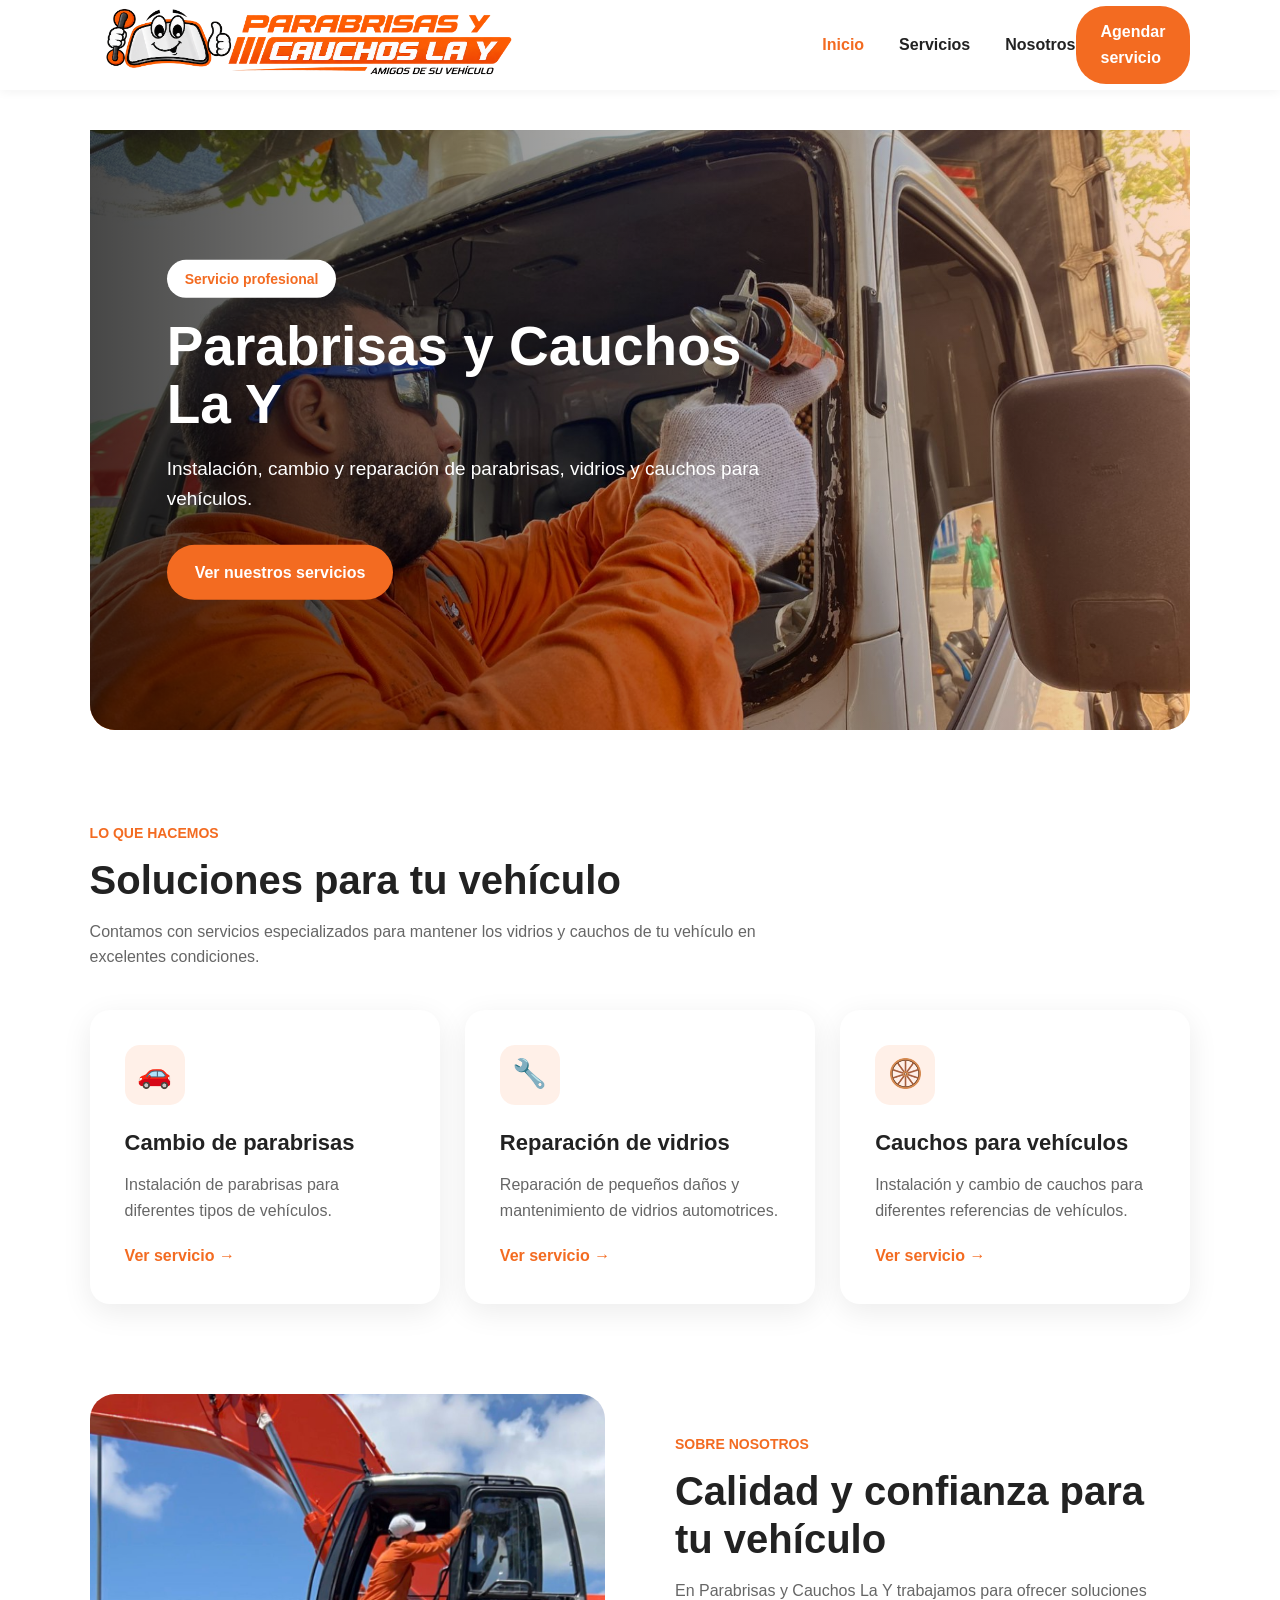
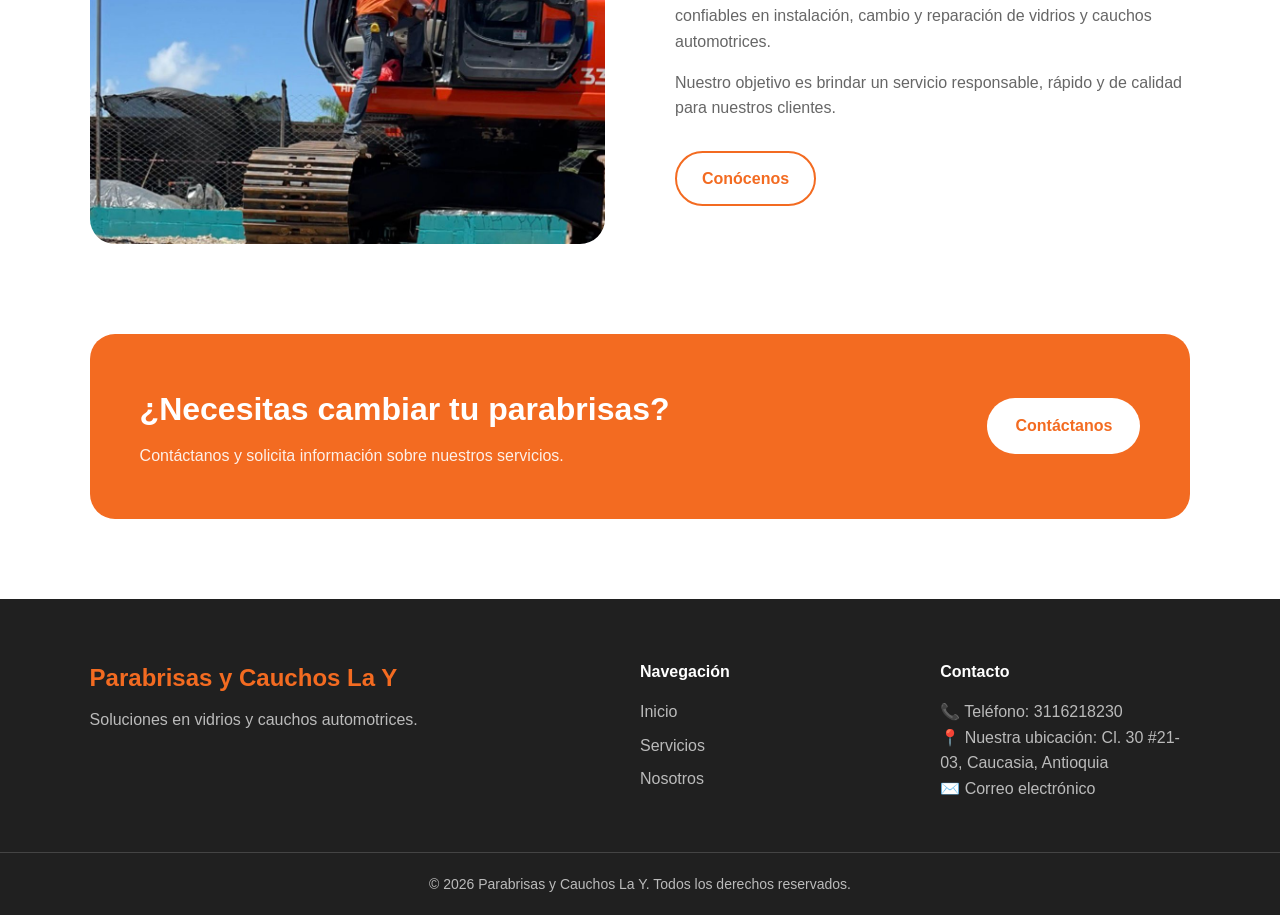
<file: index.html>
<!DOCTYPE html>
<html lang="es">
<head>
    <meta charset="UTF-8">
    <meta name="viewport" content="width=device-width, initial-scale=1.0">

    <title>Parabrisas y Cauchos La Y</title>

    <link rel="stylesheet" href="css/index.css">
</head>

<body>
    <header class="encabezado">

        <div class="logo">
            <a href="index.html">
                <img src="Imagenes/LogoParabrisasYCauchosLaY.png" alt="Logo Parabrisas y Cauchos La Y" class="logo-contacto">
            </a>
        </div>

        <nav class="navegacion">

            <a href="index.html" class="activo">Inicio</a>

            <a href="servicios.html">Servicios</a>

            <a href="NosotrosParabrisas.html">Nosotros</a>

        </nav>

        <a href="https://api.whatsapp.com/send?phone=573116218230&text=Hola,%20estoy%20interesado%20en%20agendar%20un%20servicio%20con%20Parabrisas%20y%20Cauchos%20La%20Y"
        class="boton-contacto"
        target="_blank">
         Agendar servicio
     </a>
    </header>


    <main>

        <section class="hero">

            <img src="Imagenes/Inicio.jpeg" alt="Servicio de parabrisas">

            <div class="hero-capa"></div>

            <div class="hero-contenido">

                <span class="etiqueta">
                    Servicio profesional
                </span>

                <h1>
                    Parabrisas y Cauchos
                    <br>
                    La Y
                </h1>

                <p>
                    Instalación, cambio y reparación de parabrisas,
                    vidrios y cauchos para vehículos.
                </p>

                <a href="servicios.html" class="boton-principal">
                    Ver nuestros servicios
                </a>

            </div>

        </section>

        <section class="seccion servicios">

            <div class="titulo-seccion">

                <span>Lo que hacemos</span>

                <h2>
                    Soluciones para tu vehículo
                </h2>

                <p>
                    Contamos con servicios especializados para mantener
                    los vidrios y cauchos de tu vehículo en excelentes condiciones.
                </p>

            </div>


            <div class="tarjetas-servicios">

                <article class="tarjeta">

                    <div class="icono">
                        🚗
                    </div>

                    <h3>
                        Cambio de parabrisas
                    </h3>

                    <p>
                        Instalación de parabrisas para diferentes tipos
                        de vehículos.
                    </p>

                    <a href="servicios.html">
                        Ver servicio →
                    </a>

                </article>


                <article class="tarjeta">

                    <div class="icono">
                        🔧
                    </div>

                    <h3>
                        Reparación de vidrios
                    </h3>

                    <p>
                        Reparación de pequeños daños y mantenimiento
                        de vidrios automotrices.
                    </p>

                    <a href="servicios.html">
                        Ver servicio →
                    </a>

                </article>


                <article class="tarjeta">

                    <div class="icono">
                        🛞
                    </div>

                    <h3>
                        Cauchos para vehículos
                    </h3>

                    <p>
                        Instalación y cambio de cauchos para diferentes
                        referencias de vehículos.
                    </p>

                    <a href="servicios.html">
                        Ver servicio →
                    </a>

                </article>

            </div>

        </section>


        <section class="seccion nosotros-inicio">

            <div class="nosotros-imagen">

                <img src="Imagenes/Instalacion2.jpeg"
                     alt="Instalación de parabrisas">

            </div>

            <div class="nosotros-texto">

                <span>Sobre nosotros</span>

                <h2>
                    Calidad y confianza para tu vehículo
                </h2>

                <p>
                    En Parabrisas y Cauchos La Y trabajamos para ofrecer
                    soluciones confiables en instalación, cambio y reparación
                    de vidrios y cauchos automotrices.
                </p>

                <p>
                    Nuestro objetivo es brindar un servicio responsable,
                    rápido y de calidad para nuestros clientes.
                </p>

                <a href="NosotrosParabrisas.html" class="boton-secundario">
                    Conócenos
                </a>

            </div>

        </section>

        <section class="llamada">

            <div>

                <h2>
                    ¿Necesitas cambiar tu parabrisas?
                </h2>

                <p>
                    Contáctanos y solicita información sobre nuestros servicios.
                </p>

            </div>

            <a href="https://api.whatsapp.com/send?phone=573116218230&text=Hola,%20estoy%20interesado%20en%20agendar%20un%20servicio%20con%20Parabrisas%20y%20Cauchos%20La%20Y"
             class="boton-blanco">
                Contáctanos
            </a>

        </section>

    </main>


    <footer class="pie">

        <div class="pie-contenido">

            <div>

                <h3>
                    Parabrisas y Cauchos La Y
                </h3>

                <p>
                    Soluciones en vidrios y cauchos automotrices.
                </p>

            </div>


            <div>

                <h4>
                    Navegación
                </h4>

                <a href="index.html">Inicio</a>
                <a href="servicios.html">Servicios</a>
                <a href="NosotrosParabrisas.html">Nosotros</a>

            </div>


            <div>

                <h4>
                    Contacto
                </h4>

                <p>📞 Teléfono: 3116218230</p>
                <p>📍 Nuestra ubicación: Cl. 30 #21-03, Caucasia, Antioquia</p>
                <p>✉️ Correo electrónico</p>

            </div>

        </div>


        <div class="copyright">

            <p>
                © 2026 Parabrisas y Cauchos La Y.
                Todos los derechos reservados.
            </p>

        </div>

    </footer>

</body>
</html>
</file>
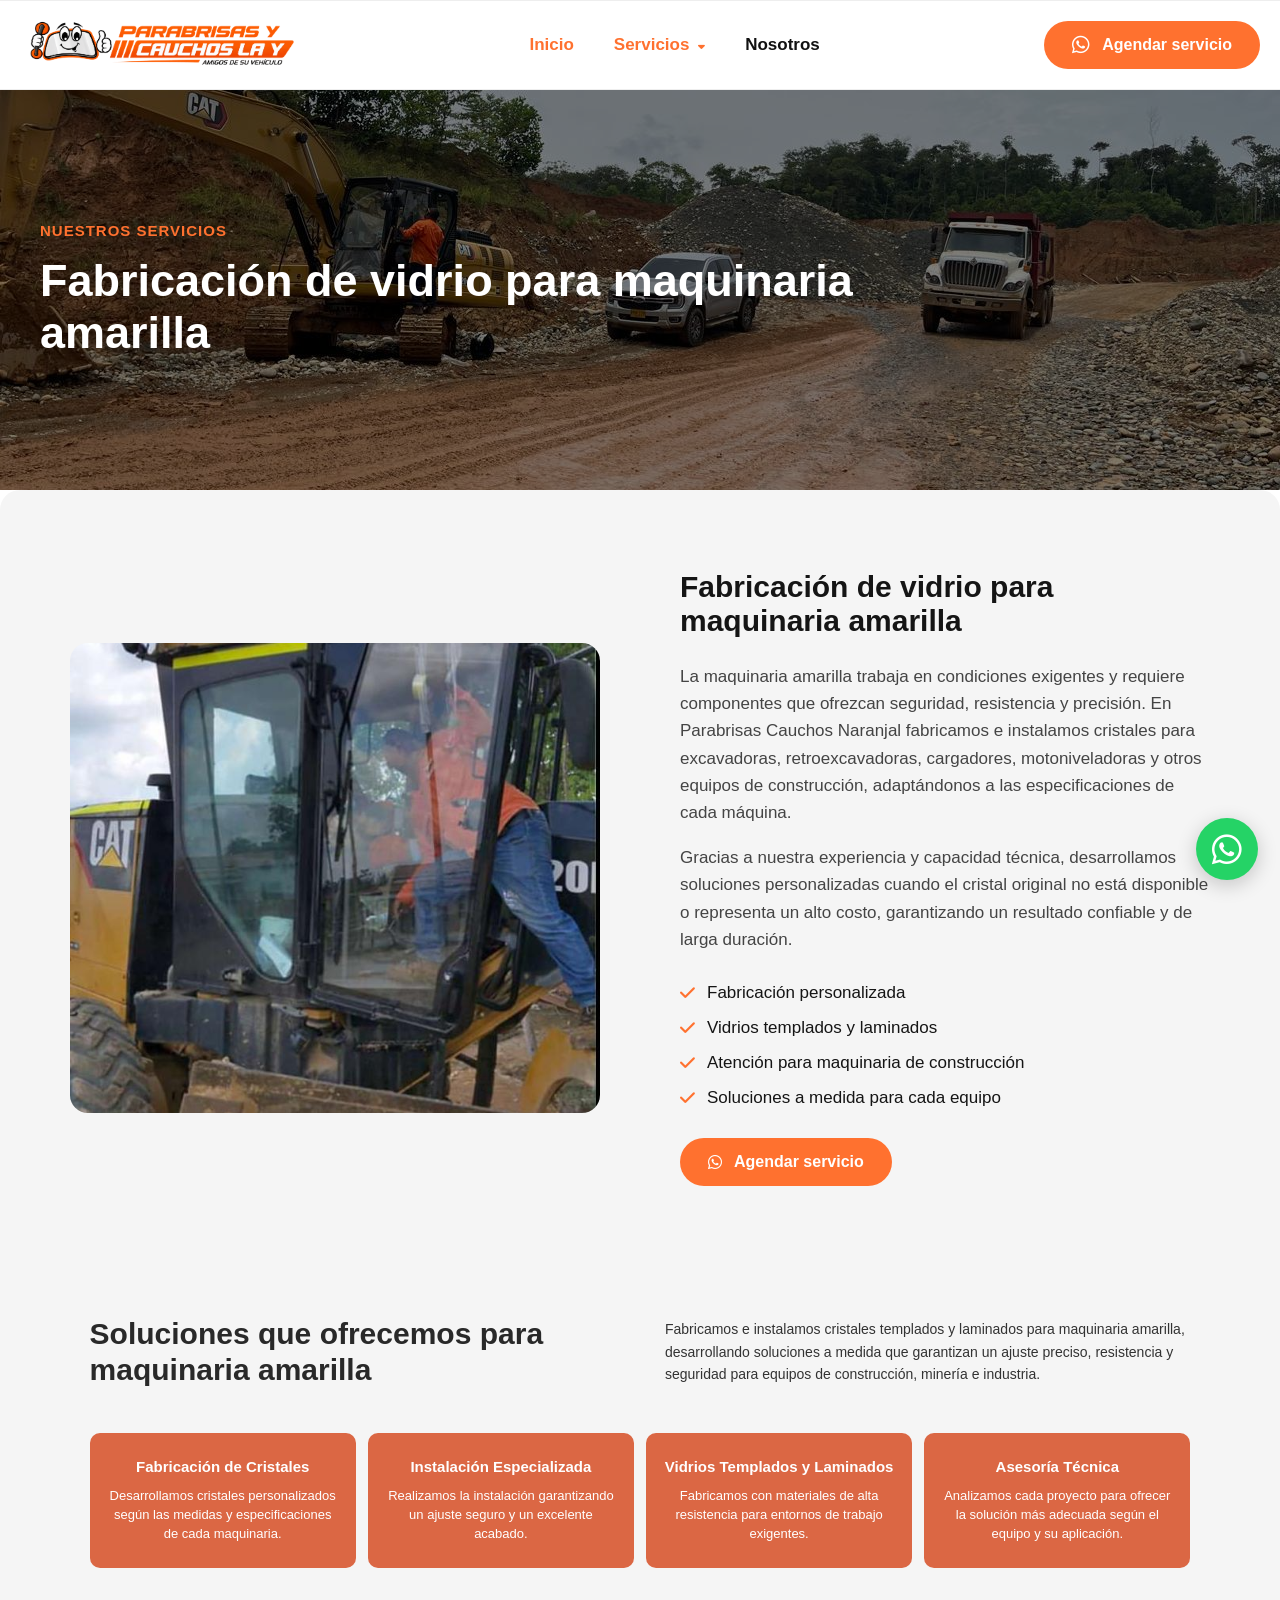
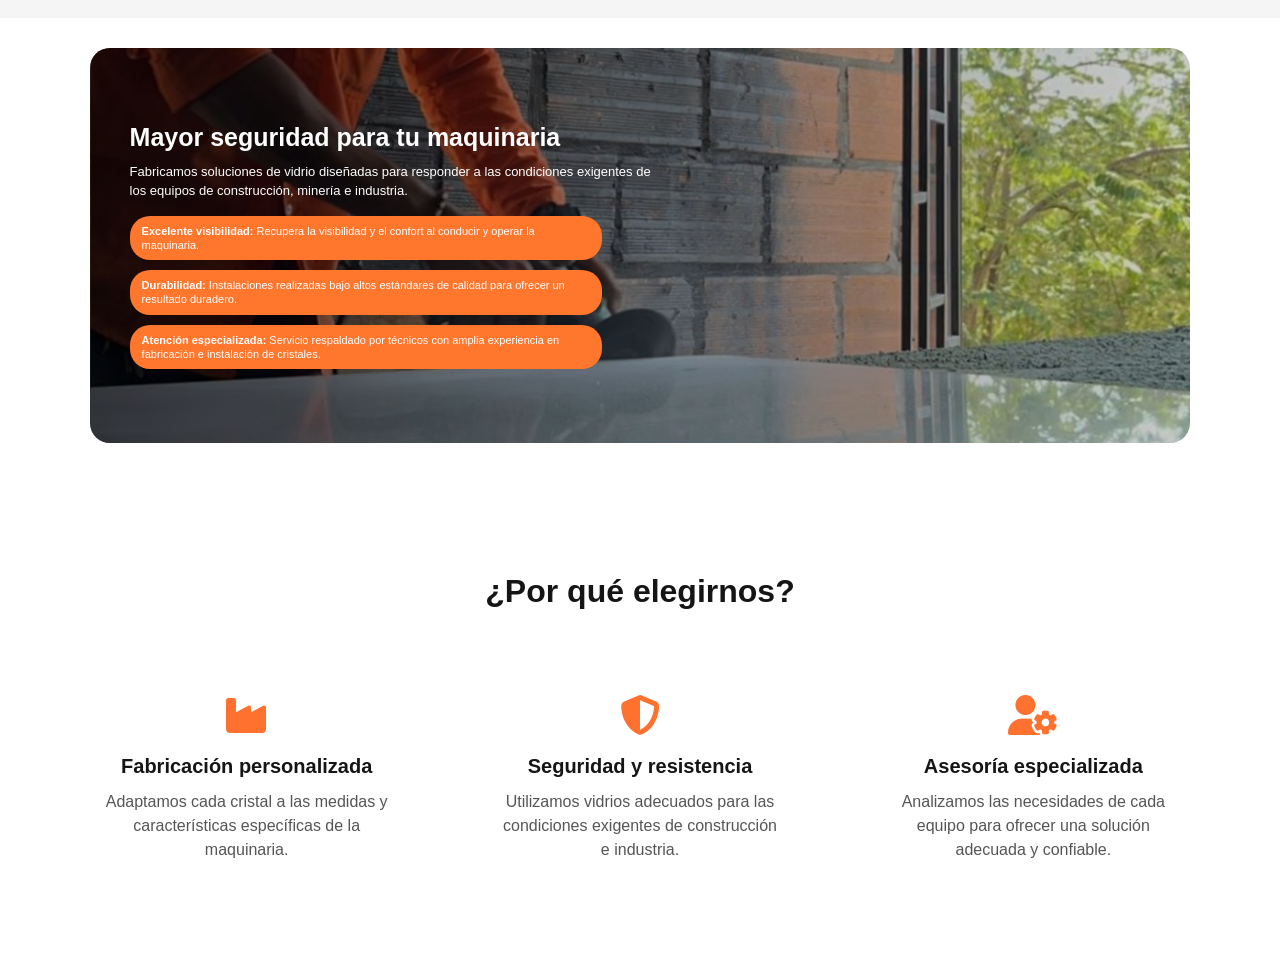
<file: fabricacion-vidrio-maquinaria.html>
<!DOCTYPE html>
<html lang="es">

<head>

    <meta charset="UTF-8">

    <meta name="viewport" content="width=device-width, initial-scale=1.0">

    <title>Fabricación de vidrio para maquinaria amarilla</title>

    <link rel="stylesheet" href="css/MaquinaAmarrilla.css">

    <link rel="stylesheet"
          href="https://cdnjs.cloudflare.com/ajax/libs/font-awesome/6.5.2/css/all.min.css">

</head>


<body>

<header class="header">

    <div class="header-container">

        <a href="index.html" class="logo">

            <img src="Imagenes/LogoParabrisasYCauchosLaY.png"
                 alt="Parabrisas y Cauchos Naranjal">

        </a>

        <nav class="navbar">

            <a href="index.html" class="active">
                Inicio
            </a>


            <a href="servicios.html" class="active">

                Servicios

                <i class="fa-solid fa-caret-down"></i>

            </a>


            <a href="NosotrosParabrisas.html">
                Nosotros
            </a>

        </nav>

        <a href="https://wa.link/3tt6j1"
           class="btn-agendar"
           target="_blank">

            <i class="fa-brands fa-whatsapp"></i>

            Agendar servicio

        </a>


    </div>

</header>


<main>


    <section class="titulo">

        <div class="container">


            <span class="categoria">
                NUESTROS SERVICIOS
            </span>


            <h1>
                Fabricación de vidrio para
                maquinaria amarilla
            </h1>


        </div>

    </section>

    <section class="servicio">

        <div class="container servicio-grid">


            <div class="servicio-imagen">

                <img src="Imagenes/MaquinaAmarrilla.jpeg"
                     alt="Fabricación de vidrio para maquinaria amarilla">

            </div>



            <div class="servicio-contenido">


                <h2>
                    Fabricación de vidrio para maquinaria amarilla
                </h2>


                <p>
                    La maquinaria amarilla trabaja en condiciones exigentes
                    y requiere componentes que ofrezcan seguridad, resistencia
                    y precisión. En Parabrisas Cauchos Naranjal fabricamos e
                    instalamos cristales para excavadoras, retroexcavadoras,
                    cargadores, motoniveladoras y otros equipos de construcción,
                    adaptándonos a las especificaciones de cada máquina.
                </p>


                <p>
                    Gracias a nuestra experiencia y capacidad técnica,
                    desarrollamos soluciones personalizadas cuando el cristal
                    original no está disponible o representa un alto costo,
                    garantizando un resultado confiable y de larga duración.
                </p>



                <ul>


                    <li>

                        <i class="fa-solid fa-check"></i>

                        Fabricación personalizada

                    </li>


                    <li>

                        <i class="fa-solid fa-check"></i>

                        Vidrios templados y laminados

                    </li>


                    <li>

                        <i class="fa-solid fa-check"></i>

                        Atención para maquinaria de construcción

                    </li>


                    <li>

                        <i class="fa-solid fa-check"></i>

                        Soluciones a medida para cada equipo

                    </li>


                </ul>



                <a href="https://wa.link/3tt6j1"
                   class="btn-principal"
                   target="_blank">

                    <i class="fa-brands fa-whatsapp"></i>

                    Agendar servicio

                </a>


            </div>

        </div>

    </section>


    <section class="servicios-puertas">


        <div class="servicios-header">


            <h2>
                Soluciones que ofrecemos para maquinaria amarilla
            </h2>


            <p>
                Fabricamos e instalamos cristales templados y laminados para
                maquinaria amarilla, desarrollando soluciones a medida que
                garantizan un ajuste preciso, resistencia y seguridad para
                equipos de construcción, minería e industria.
            </p>


        </div>


        <div class="servicios-cards">


            <div class="servicio-card">

                <h3>
                    Fabricación de Cristales
                </h3>

                <p>
                    Desarrollamos cristales personalizados según las medidas
                    y especificaciones de cada maquinaria.
                </p>

            </div>




            <div class="servicio-card">

                <h3>
                    Instalación Especializada
                </h3>

                <p>
                    Realizamos la instalación garantizando un ajuste seguro
                    y un excelente acabado.
                </p>

            </div>




            <div class="servicio-card">

                <h3>
                    Vidrios Templados y Laminados
                </h3>

                <p>
                    Fabricamos con materiales de alta resistencia para
                    entornos de trabajo exigentes.
                </p>

            </div>



            <div class="servicio-card">

                <h3>
                    Asesoría Técnica
                </h3>

                <p>
                    Analizamos cada proyecto para ofrecer la solución más
                    adecuada según el equipo y su aplicación.
                </p>

            </div>


        </div>

    </section>



    <section class="puertas-info">


        <div class="puertas-imagen">


            <div class="puertas-overlay">


                <div class="puertas-contenido">


                    <h2>
                        Mayor seguridad para tu maquinaria
                    </h2>


                    <p>
                        Fabricamos soluciones de vidrio diseñadas para
                        responder a las condiciones exigentes de los equipos
                        de construcción, minería e industria.
                    </p>




                    <div class="info-barra">

                        <strong>
                            Excelente visibilidad:
                        </strong>

                        Recupera la visibilidad y el confort al conducir
                        y operar la maquinaria.

                    </div>



                    <div class="info-barra">

                        <strong>
                            Durabilidad:
                        </strong>

                        Instalaciones realizadas bajo altos estándares
                        de calidad para ofrecer un resultado duradero.

                    </div>



                    <div class="info-barra">

                        <strong>
                            Atención especializada:
                        </strong>

                        Servicio respaldado por técnicos con amplia
                        experiencia en fabricación e instalación de cristales.

                    </div>


                </div>


            </div>


        </div>


    </section>

    <section class="beneficios">


        <div class="container">


            <h2>
                ¿Por qué elegirnos?
            </h2>



            <div class="beneficios-grid">



                <div class="beneficio">

                    <i class="fa-solid fa-industry"></i>

                    <h3>
                        Fabricación personalizada
                    </h3>

                    <p>
                        Adaptamos cada cristal a las medidas y características
                        específicas de la maquinaria.
                    </p>

                </div>



                <div class="beneficio">

                    <i class="fa-solid fa-shield-halved"></i>

                    <h3>
                        Seguridad y resistencia
                    </h3>

                    <p>
                        Utilizamos vidrios adecuados para las condiciones
                        exigentes de construcción e industria.
                    </p>

                </div>



                <div class="beneficio">

                    <i class="fa-solid fa-user-gear"></i>

                    <h3>
                        Asesoría especializada
                    </h3>

                    <p>
                        Analizamos las necesidades de cada equipo para
                        ofrecer una solución adecuada y confiable.
                    </p>

                </div>


            </div>


        </div>


    </section>


</main>

<a href="https://wa.link/3tt6j1"
   class="whatsapp-float"
   target="_blank"
   aria-label="Contactar por WhatsApp">

    <i class="fa-brands fa-whatsapp"></i>

</a>



</body>

</html>
</file>
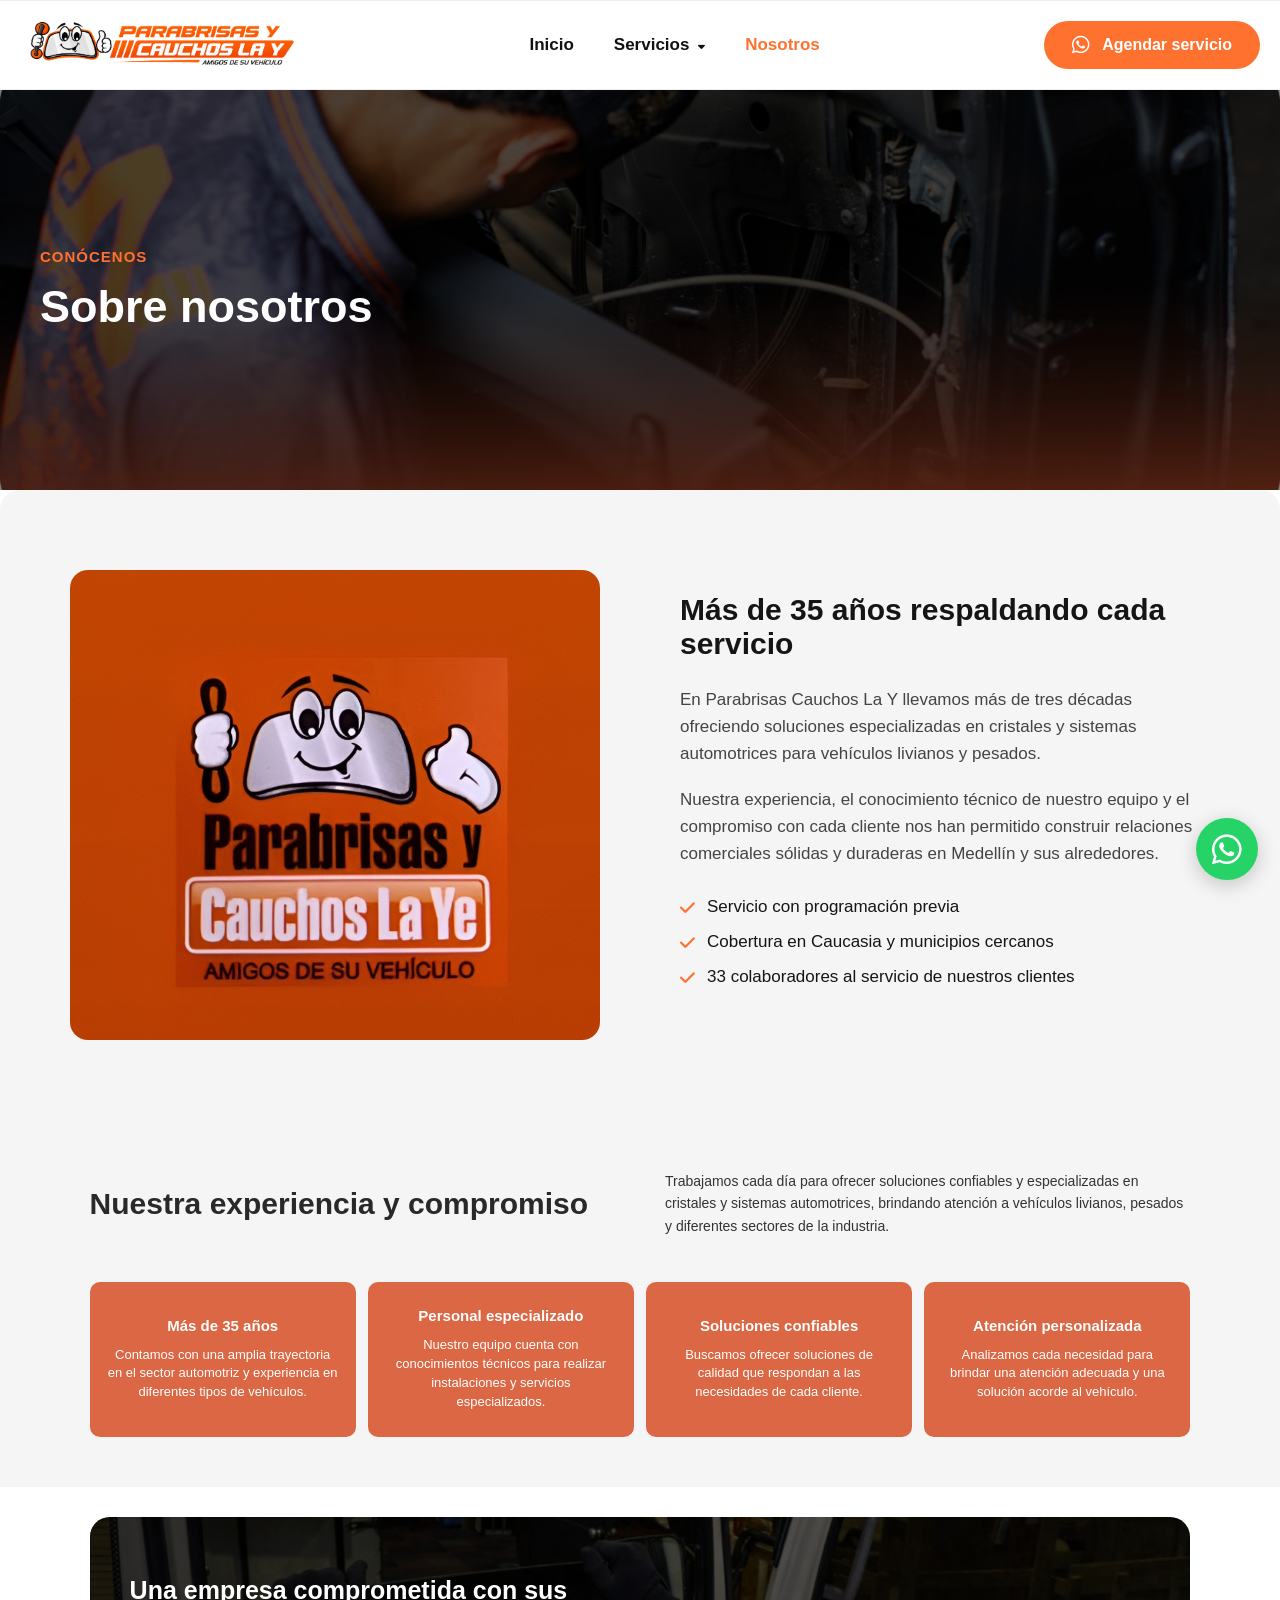
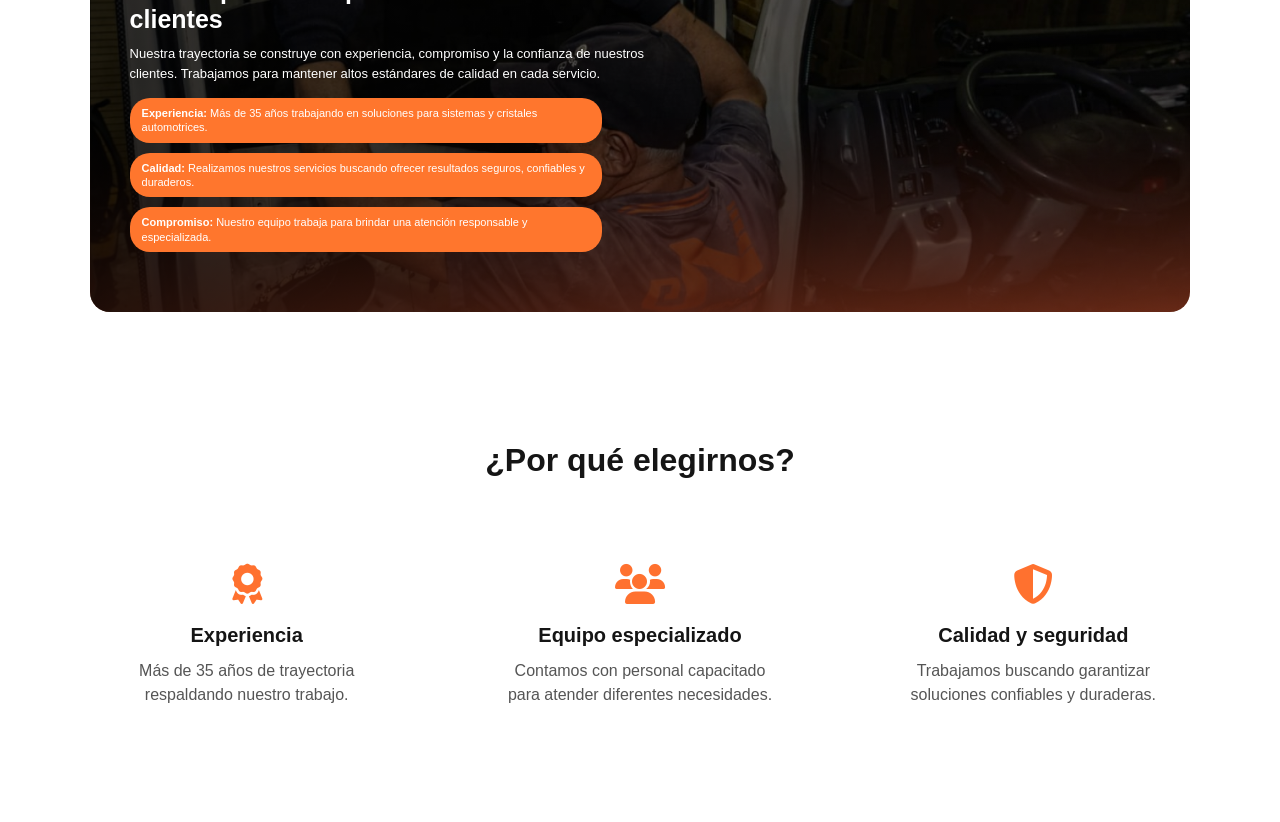
<file: NosotrosParabrisas.html>
<!DOCTYPE html>
<html lang="es">

<head>

    <meta charset="UTF-8">

    <meta name="viewport"
          content="width=device-width, initial-scale=1.0">

    <title>
        Nosotros Parabrisas y Cauchos La Y
    </title>

    <link rel="stylesheet"
          href="css/servicios-detalle.css">

    <link rel="stylesheet"
          href="https://cdnjs.cloudflare.com/ajax/libs/font-awesome/6.5.2/css/all.min.css">

</head>


<body>


<header class="header">

    <div class="header-container">


        <a href="index.html"
           class="logo">

            <img src="Imagenes/LogoParabrisasYCauchosLaY.png"
                 alt="Parabrisas y Cauchos la y">

        </a>


        <nav class="navbar">

            <a href="index.html">
                Inicio
            </a>


            <a href="Servicios.html">

                Servicios

                <i class="fa-solid fa-caret-down"></i>

            </a>


            <a href="NosotrosParabrisas.html"
               class="active">

                Nosotros

            </a>

        </nav>



        <a href="https://api.whatsapp.com/send?phone=573116218230&text=Hola,%20estoy%20interesado%20en%20agendar%20un%20servicio%20con%20Parabrisas%20y%20Cauchos%20La%20Y"
           class="btn-agendar"
           target="_blank">

            <i class="fa-brands fa-whatsapp"></i>

            Agendar servicio

        </a>


    </div>

</header>

<main>


    <section class="titulo">

        <div class="container">


            <span class="categoria">
                CONÓCENOS
            </span>


            <h1>
                Sobre nosotros
            </h1>


        </div>

    </section>


    <section class="servicio">

        <div class="container servicio-grid">

            <div class="servicio-imagen">

                <img src="Imagenes/ParabrisasYCauchoLaY.jpg"
                     alt="Sede Parabrisas y Cauchos la y">

            </div>


            <div class="servicio-contenido">


                <h2>
                    Más de 35 años respaldando cada servicio
                </h2>


                <p>
                    En Parabrisas Cauchos La Y llevamos más de tres
                    décadas ofreciendo soluciones especializadas en
                    cristales y sistemas automotrices para vehículos
                    livianos y pesados.
                </p>


                <p>
                    Nuestra experiencia, el conocimiento técnico de
                    nuestro equipo y el compromiso con cada cliente nos
                    han permitido construir relaciones comerciales
                    sólidas y duraderas en Medellín y sus alrededores.
                </p>

                <ul>


                    <li>

                        <i class="fa-solid fa-check"></i>

                        Servicio con programación previa

                    </li>


                    <li>

                        <i class="fa-solid fa-check"></i>

                        Cobertura en Caucasia y municipios cercanos

                    </li>


                    <li>

                        <i class="fa-solid fa-check"></i>

                        33 colaboradores al servicio de nuestros clientes

                    </li>


                </ul>


            </div>

        </div>

    </section>


    <section class="servicios-puertas">


        <div class="servicios-header">


            <h2>
                Nuestra experiencia y compromiso
            </h2>


            <p>
                Trabajamos cada día para ofrecer soluciones confiables
                y especializadas en cristales y sistemas automotrices,
                brindando atención a vehículos livianos, pesados y
                diferentes sectores de la industria.
            </p>


        </div>


        <div class="servicios-cards">


            <div class="servicio-card">

                <h3>
                    Más de 35 años
                </h3>

                <p>
                    Contamos con una amplia trayectoria en el sector
                    automotriz y experiencia en diferentes tipos de
                    vehículos.
                </p>

            </div>



            <div class="servicio-card">

                <h3>
                    Personal especializado
                </h3>

                <p>
                    Nuestro equipo cuenta con conocimientos técnicos
                    para realizar instalaciones y servicios especializados.
                </p>

            </div>



            <div class="servicio-card">

                <h3>
                    Soluciones confiables
                </h3>

                <p>
                    Buscamos ofrecer soluciones de calidad que respondan
                    a las necesidades de cada cliente.
                </p>

            </div>



            <div class="servicio-card">

                <h3>
                    Atención personalizada
                </h3>

                <p>
                    Analizamos cada necesidad para brindar una atención
                    adecuada y una solución acorde al vehículo.
                </p>

            </div>


        </div>

    </section>




    <section class="puertas-info">


        <div class="puertas-imagen">


            <div class="puertas-overlay">


                <div class="puertas-contenido">


                    <h2>
                        Una empresa comprometida con sus clientes
                    </h2>


                    <p>
                        Nuestra trayectoria se construye con experiencia,
                        compromiso y la confianza de nuestros clientes.
                        Trabajamos para mantener altos estándares de
                        calidad en cada servicio.
                    </p>


                    <div class="info-barra">

                        <strong>
                            Experiencia:
                        </strong>

                        Más de 35 años trabajando en soluciones para
                        sistemas y cristales automotrices.

                    </div>



                    <div class="info-barra">

                        <strong>
                            Calidad:
                        </strong>

                        Realizamos nuestros servicios buscando ofrecer
                        resultados seguros, confiables y duraderos.

                    </div>



                    <div class="info-barra">

                        <strong>
                            Compromiso:
                        </strong>

                        Nuestro equipo trabaja para brindar una atención
                        responsable y especializada.

                    </div>


                </div>


            </div>


        </div>


    </section>


    <section class="beneficios">

        <div class="container">


            <h2>
                ¿Por qué elegirnos?
            </h2>


            <div class="beneficios-grid">


                <div class="beneficio">

                    <i class="fa-solid fa-award"></i>

                    <h3>
                        Experiencia
                    </h3>

                    <p>
                        Más de 35 años de trayectoria respaldando
                        nuestro trabajo.
                    </p>

                </div>


                <div class="beneficio">

                    <i class="fa-solid fa-users"></i>

                    <h3>
                        Equipo especializado
                    </h3>

                    <p>
                        Contamos con personal capacitado para
                        atender diferentes necesidades.
                    </p>

                </div>



                <div class="beneficio">

                    <i class="fa-solid fa-shield-halved"></i>

                    <h3>
                        Calidad y seguridad
                    </h3>

                    <p>
                        Trabajamos buscando garantizar soluciones
                        confiables y duraderas.
                    </p>

                </div>


            </div>

        </div>

    </section>


</main>

<a href="https://wa.me/573116218230?text=Hola%2C%20quiero%20agendar%20un%20servicio"
class="whatsapp-float"
target="_blank"
aria-label="WhatsApp">

 <i class="fa-brands fa-whatsapp"></i>

</a>


</body>

</html>
</file>
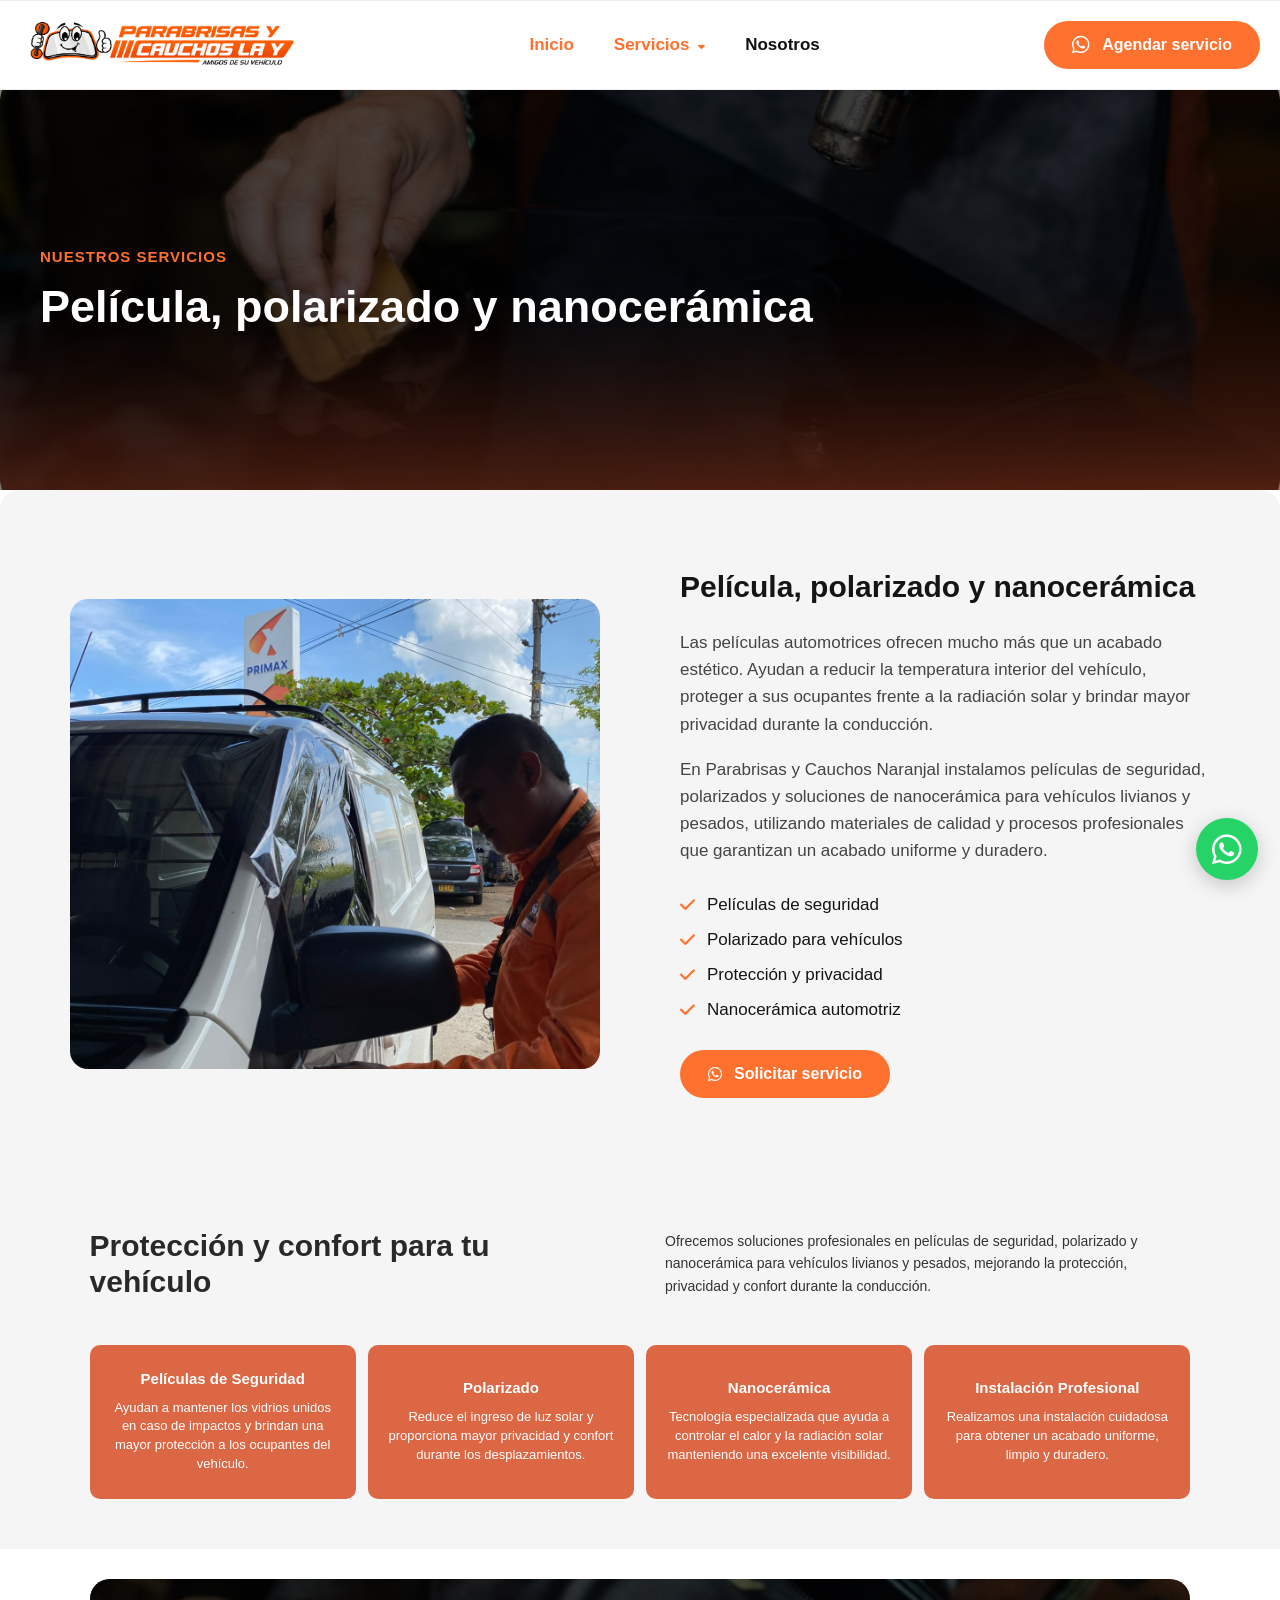
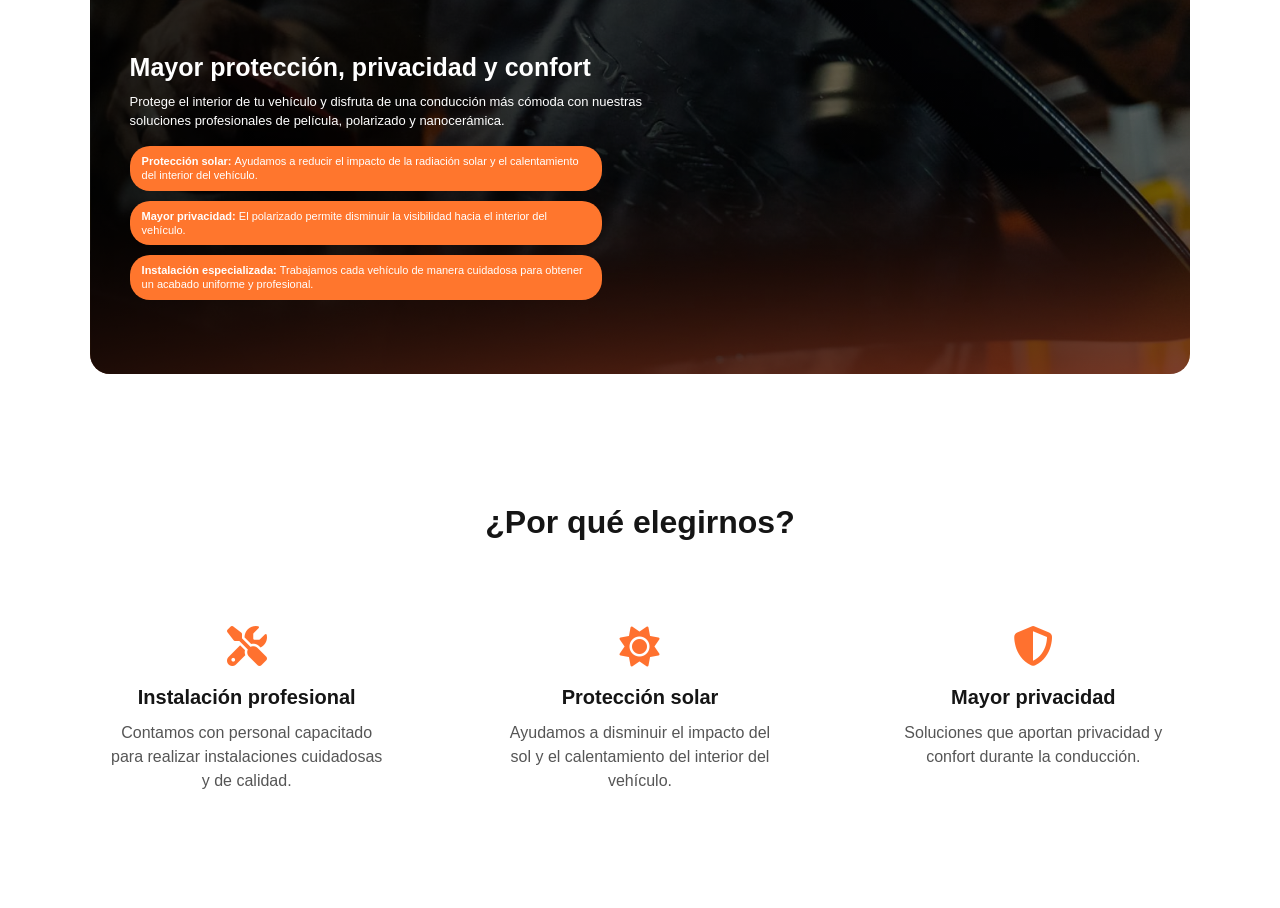
<file: polarizado-nanoceramica.html>
<!DOCTYPE html>
<html lang="es">

<head>

    <meta charset="UTF-8">

    <meta name="viewport" content="width=device-width, initial-scale=1.0">

    <title>Película, polarizado y nanocerámica</title>

    <link rel="stylesheet" href="css/Polarizados.css">

    <link rel="stylesheet"
          href="https://cdnjs.cloudflare.com/ajax/libs/font-awesome/6.5.2/css/all.min.css">

</head>


<body>

<header class="header">

    <div class="header-container">


        <a href="index.html" class="logo">

            <img src="Imagenes/LogoParabrisasYCauchosLaY.png"
                 alt="Parabrisas y Cauchos la y">

        </a>


        <nav class="navbar">

            <a href="index.html" class="active">
                Inicio
            </a>


            <a href="servicios.html" class="active">

                Servicios

                <i class="fa-solid fa-caret-down"></i>

            </a>


            <a href="NoaotrosParabrisas.html">
                Nosotros
            </a>

        </nav>


        <a href="https://wa.me/573116218230?text=Hola%2C%20quiero%20agendar%20un%20servicio"
           class="btn-agendar"
           target="_blank">

            <i class="fa-brands fa-whatsapp"></i>

            Agendar servicio

        </a>


    </div>

</header>


<main>

    <section class="titulo">

        <div class="container">


            <span class="categoria">
                NUESTROS SERVICIOS
            </span>


            <h1>
                Película, polarizado y nanocerámica
            </h1>


        </div>

    </section>


    <section class="servicio">

        <div class="container servicio-grid">



            <div class="servicio-imagen">

                <img src="Imagenes/PolarizadoBackGround.jpeg"
                     alt="Instalación de película y polarizado automotriz">

            </div>



            <div class="servicio-contenido">


                <h2>
                    Película, polarizado y nanocerámica
                </h2>


                <p>
                    Las películas automotrices ofrecen mucho más que un
                    acabado estético. Ayudan a reducir la temperatura
                    interior del vehículo, proteger a sus ocupantes frente
                    a la radiación solar y brindar mayor privacidad durante
                    la conducción.
                </p>


                <p>
                    En Parabrisas y Cauchos Naranjal instalamos películas
                    de seguridad, polarizados y soluciones de nanocerámica
                    para vehículos livianos y pesados, utilizando materiales
                    de calidad y procesos profesionales que garantizan un
                    acabado uniforme y duradero.
                </p>



                <ul>


                    <li>

                        <i class="fa-solid fa-check"></i>

                        Películas de seguridad

                    </li>


                    <li>

                        <i class="fa-solid fa-check"></i>

                        Polarizado para vehículos

                    </li>


                    <li>

                        <i class="fa-solid fa-check"></i>

                        Protección y privacidad

                    </li>


                    <li>

                        <i class="fa-solid fa-check"></i>

                        Nanocerámica automotriz

                    </li>


                </ul>



                <a href="https://wa.me/573116218230?text=Hola%2C%20quiero%20informaci%C3%B3n%20sobre%20pel%C3%ADcula%2C%20polarizado%20y%20nanocer%C3%A1mica"
                   class="btn-principal"
                   target="_blank">

                    <i class="fa-brands fa-whatsapp"></i>

                    Solicitar servicio

                </a>


            </div>

        </div>

    </section>


    <section class="servicios-puertas">



        <div class="servicios-header">


            <h2>
                Protección y confort para tu vehículo
            </h2>


            <p>
                Ofrecemos soluciones profesionales en películas de
                seguridad, polarizado y nanocerámica para vehículos
                livianos y pesados, mejorando la protección, privacidad
                y confort durante la conducción.
            </p>


        </div>


        <div class="servicios-cards">



            <div class="servicio-card">

                <h3>
                    Películas de Seguridad
                </h3>

                <p>
                    Ayudan a mantener los vidrios unidos en caso de
                    impactos y brindan una mayor protección a los
                    ocupantes del vehículo.
                </p>

            </div>




            <div class="servicio-card">

                <h3>
                    Polarizado
                </h3>

                <p>
                    Reduce el ingreso de luz solar y proporciona mayor
                    privacidad y confort durante los desplazamientos.
                </p>

            </div>




            <div class="servicio-card">

                <h3>
                    Nanocerámica
                </h3>

                <p>
                    Tecnología especializada que ayuda a controlar el
                    calor y la radiación solar manteniendo una excelente
                    visibilidad.
                </p>

            </div>



            <div class="servicio-card">

                <h3>
                    Instalación Profesional
                </h3>

                <p>
                    Realizamos una instalación cuidadosa para obtener
                    un acabado uniforme, limpio y duradero.
                </p>

            </div>


        </div>

    </section>



    <section class="puertas-info">


        <div class="puertas-imagen">


            <div class="puertas-overlay">


                <div class="puertas-contenido">


                    <h2>
                        Mayor protección, privacidad y confort
                    </h2>


                    <p>
                        Protege el interior de tu vehículo y disfruta de
                        una conducción más cómoda con nuestras soluciones
                        profesionales de película, polarizado y
                        nanocerámica.
                    </p>


                    <div class="info-barra">

                        <strong>
                            Protección solar:
                        </strong>

                        Ayudamos a reducir el impacto de la radiación
                        solar y el calentamiento del interior del vehículo.

                    </div>



                    <div class="info-barra">

                        <strong>
                            Mayor privacidad:
                        </strong>

                        El polarizado permite disminuir la visibilidad
                        hacia el interior del vehículo.

                    </div>



                    <div class="info-barra">

                        <strong>
                            Instalación especializada:
                        </strong>

                        Trabajamos cada vehículo de manera cuidadosa para
                        obtener un acabado uniforme y profesional.

                    </div>


                </div>


            </div>


        </div>


    </section>

    <section class="beneficios">


        <div class="container">


            <h2>
                ¿Por qué elegirnos?
            </h2>



            <div class="beneficios-grid">


                <div class="beneficio">

                    <i class="fa-solid fa-screwdriver-wrench"></i>

                    <h3>
                        Instalación profesional
                    </h3>

                    <p>
                        Contamos con personal capacitado para realizar
                        instalaciones cuidadosas y de calidad.
                    </p>

                </div>


                <div class="beneficio">

                    <i class="fa-solid fa-sun"></i>

                    <h3>
                        Protección solar
                    </h3>

                    <p>
                        Ayudamos a disminuir el impacto del sol y el
                        calentamiento del interior del vehículo.
                    </p>

                </div>



                <div class="beneficio">

                    <i class="fa-solid fa-shield-halved"></i>

                    <h3>
                        Mayor privacidad
                    </h3>

                    <p>
                        Soluciones que aportan privacidad y confort
                        durante la conducción.
                    </p>

                </div>


            </div>


        </div>


    </section>


</main>


<a href="https://wa.me/573116218230"
   class="whatsapp-float"
   target="_blank"
   aria-label="Contactar por WhatsApp">

    <i class="fa-brands fa-whatsapp"></i>

</a>



</body>

</html>
</file>
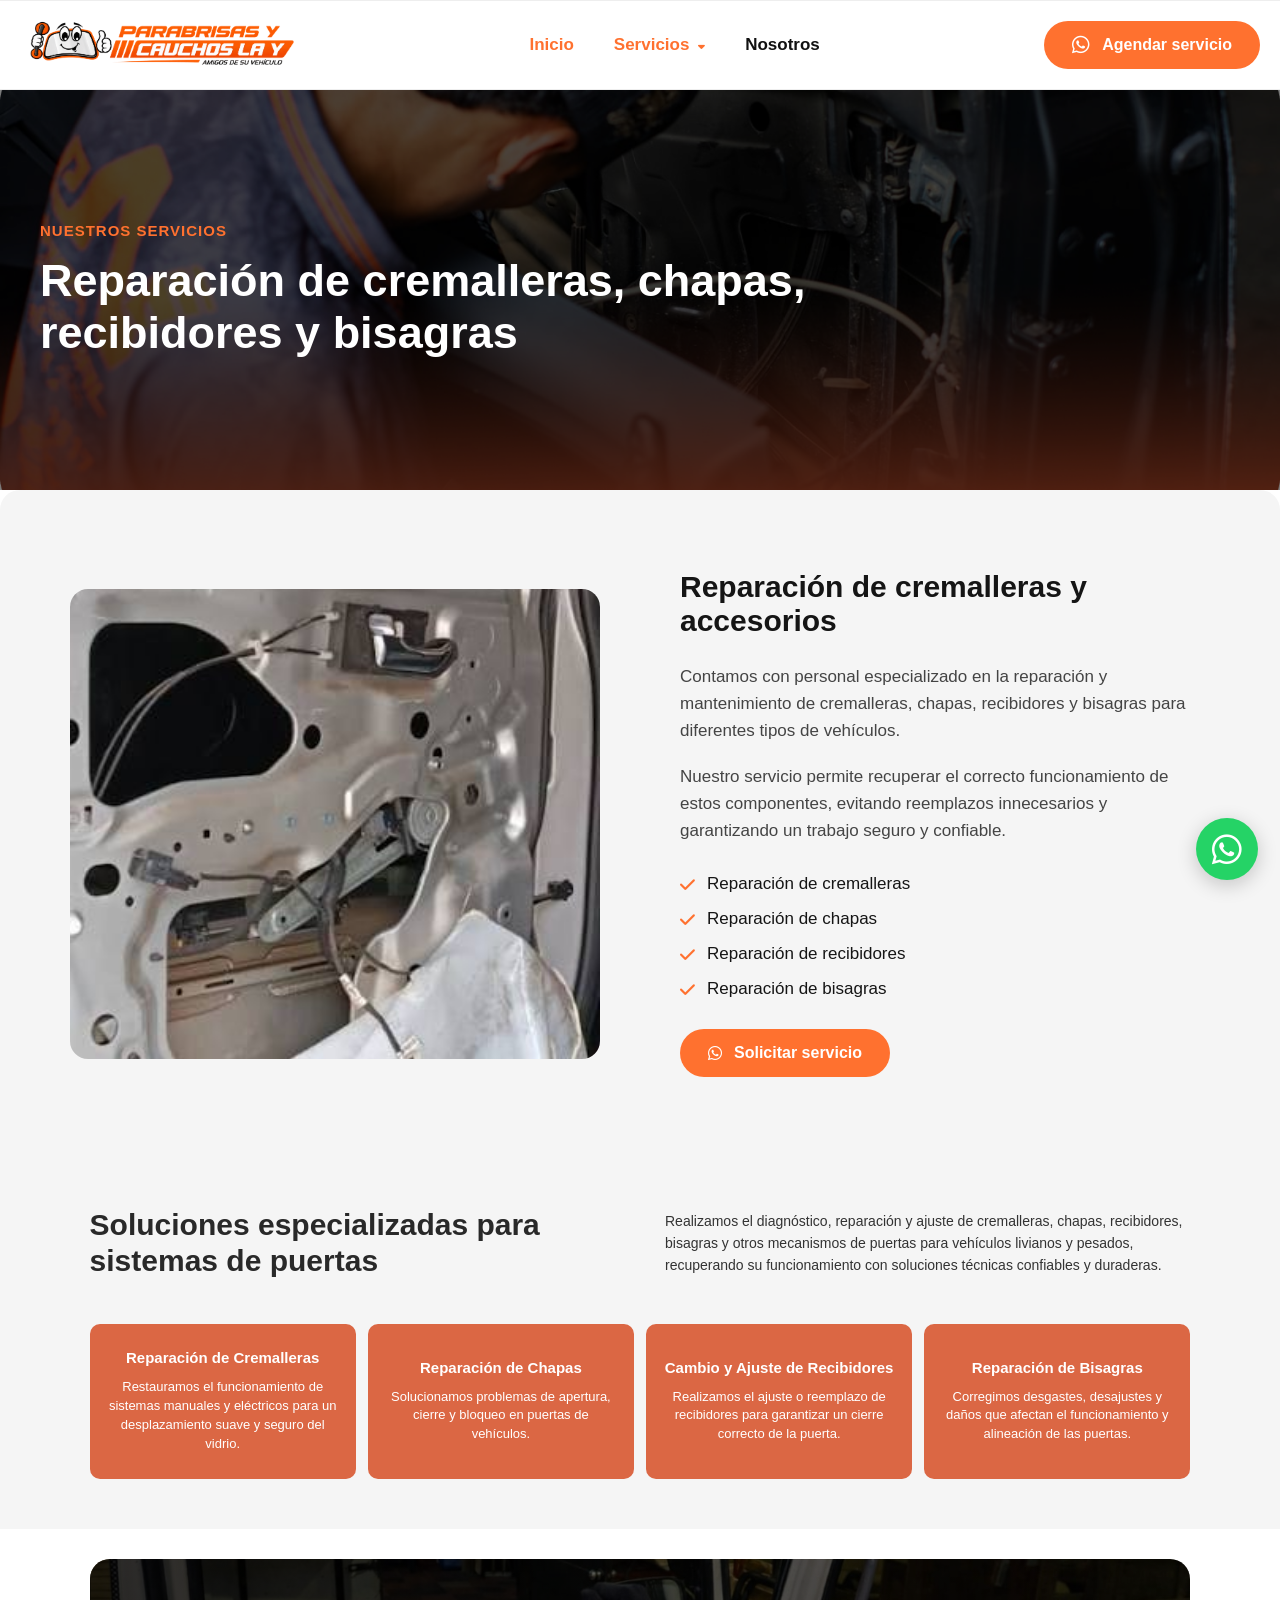
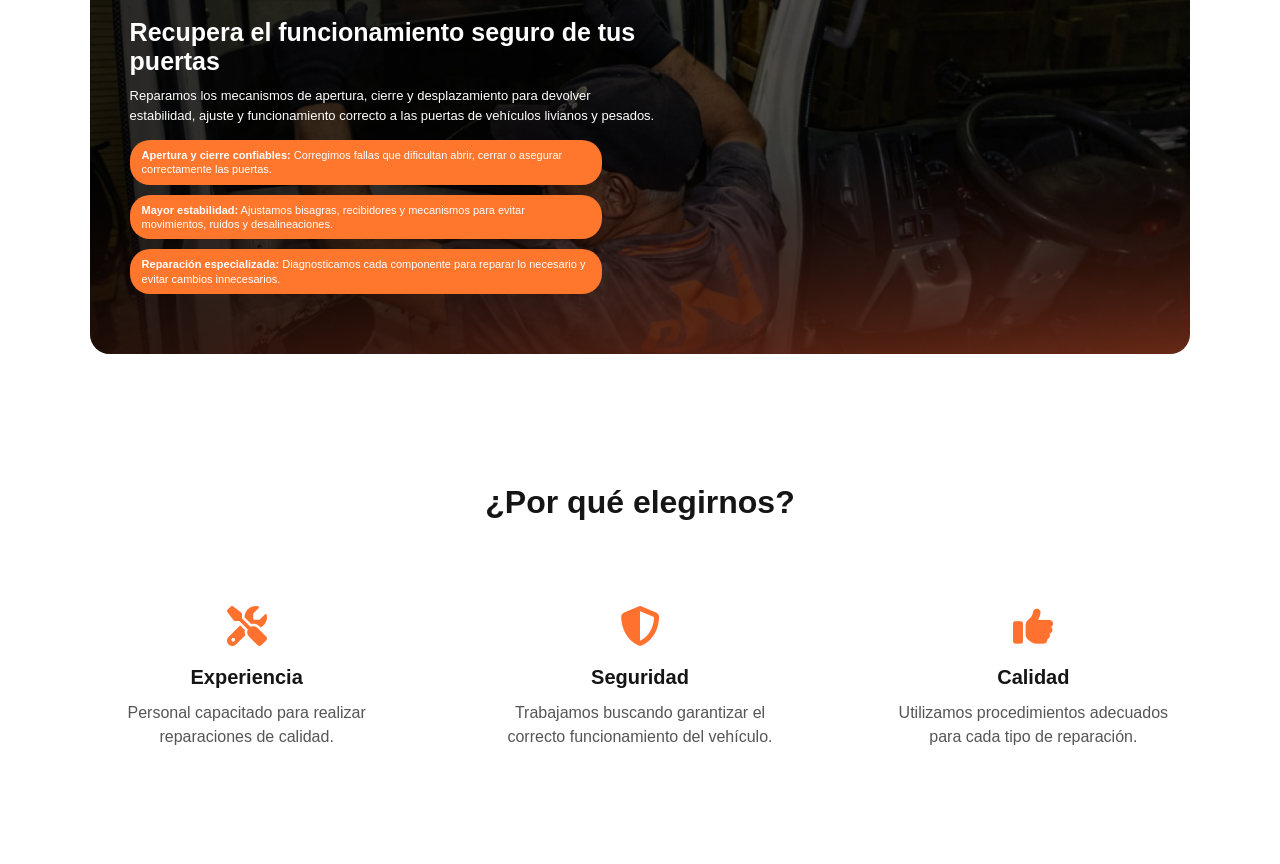
<file: reparacion-cremalleras.html>
<!DOCTYPE html>
<html lang="es">

<head>
    <meta charset="UTF-8">
    <meta name="viewport" content="width=device-width, initial-scale=1.0">

    <title>Reparación de cremalleras</title>

    <link rel="stylesheet" href="css/servicios-detalle.css">

    <link rel="stylesheet"
          href="https://cdnjs.cloudflare.com/ajax/libs/font-awesome/6.5.2/css/all.min.css">
</head>

<body>

<header class="header">

    <div class="header-container">

        <a href="index.html" class="logo">
            <img src="Imagenes/LogoParabrisasYCauchosLaY.png" alt="parabrisas">
        </a>

        <nav class="navbar">

            <a href="index.html" class="active">Inicio</a>

            <a href="servicios.html" class="active">
                Servicios
                <i class="fa-solid fa-caret-down"></i>
            </a>
            <a href="NosotrosParabrisas.html">Nosotros</a>
        </nav>

        <a href="https://wa.me/573116218230?text=Hola%2C%20quiero%20agendar%20un%20servicio"
           class="btn-agendar"
           target="_blank">

            <i class="fa-brands fa-whatsapp"></i>

            Agendar servicio

        </a>

    </div>

</header>


<main>


    <section class="titulo">

        <div class="container">

            <span class="categoria">NUESTROS SERVICIOS</span>

            <h1>
                Reparación de cremalleras,
                chapas, recibidores y bisagras
            </h1>

        </div>

    </section>


    <section class="servicio">

        <div class="container servicio-grid">

            <div class="servicio-imagen">
                
                <img src="Imagenes/cremallera.jpeg"
                     alt="Reparación de cremalleras">

            </div>


            <div class="servicio-contenido">

                <h2>Reparación de cremalleras y accesorios</h2>

                <p>
                    Contamos con personal especializado en la reparación
                    y mantenimiento de cremalleras, chapas, recibidores
                    y bisagras para diferentes tipos de vehículos.
                </p>

                <p>
                    Nuestro servicio permite recuperar el correcto
                    funcionamiento de estos componentes, evitando
                    reemplazos innecesarios y garantizando un trabajo
                    seguro y confiable.
                </p>

                <ul>

                    <li>
                        <i class="fa-solid fa-check"></i>
                        Reparación de cremalleras
                    </li>

                    <li>
                        <i class="fa-solid fa-check"></i>
                        Reparación de chapas
                    </li>

                    <li>
                        <i class="fa-solid fa-check"></i>
                        Reparación de recibidores
                    </li>

                    <li>
                        <i class="fa-solid fa-check"></i>
                        Reparación de bisagras
                    </li>

                </ul>

                <a href="https://wa.me/573116218230?text=Hola%2C%20quiero%20informaci%C3%B3n%20sobre%20reparaci%C3%B3n%20de%20cremalleras"
                   class="btn-principal"
                   target="_blank">

                    <i class="fa-brands fa-whatsapp"></i>

                    Solicitar servicio

                </a>

            </div>

        </div>

    </section>

    <section class="servicios-puertas">
        <div class="servicios-header">
    
            <h2>Soluciones especializadas para sistemas de puertas</h2>
    
            <p>
                Realizamos el diagnóstico, reparación y ajuste de cremalleras,
                chapas, recibidores, bisagras y otros mecanismos de puertas para
                vehículos livianos y pesados, recuperando su funcionamiento con
                soluciones técnicas confiables y duraderas.
            </p>
    
        </div>
    
        <div class="servicios-cards">
    
            <div class="servicio-card">
                <h3>Reparación de Cremalleras</h3>
    
                <p>
                    Restauramos el funcionamiento de sistemas manuales y
                    eléctricos para un desplazamiento suave y seguro del vidrio.
                </p>
            </div>
    
    
            <div class="servicio-card">
                <h3>Reparación de Chapas</h3>
    
                <p>
                    Solucionamos problemas de apertura, cierre y bloqueo en
                    puertas de vehículos.
                </p>
            </div>
    
    
            <div class="servicio-card">
                <h3>Cambio y Ajuste de Recibidores</h3>
    
                <p>
                    Realizamos el ajuste o reemplazo de recibidores para
                    garantizar un cierre correcto de la puerta.
                </p>
            </div>
    
    
            <div class="servicio-card">
                <h3>Reparación de Bisagras</h3>
    
                <p>
                    Corregimos desgastes, desajustes y daños que afectan el
                    funcionamiento y alineación de las puertas.
                </p>
            </div>
    
        </div>
    
    </section>
    
    <section class="puertas-info">
    
        <div class="puertas-imagen">
    
            <div class="puertas-overlay">
    
                <div class="puertas-contenido">
    
                    <h2>
                        Recupera el funcionamiento seguro de tus puertas
                    </h2>
    
                    <p>
                        Reparamos los mecanismos de apertura, cierre y
                        desplazamiento para devolver estabilidad, ajuste y
                        funcionamiento correcto a las puertas de vehículos
                        livianos y pesados.
                    </p>
    
    
                    <div class="info-barra">
                        <strong>Apertura y cierre confiables:</strong>
                        Corregimos fallas que dificultan abrir, cerrar o asegurar
                        correctamente las puertas.
                    </div>
    
    
                    <div class="info-barra">
                        <strong>Mayor estabilidad:</strong>
                        Ajustamos bisagras, recibidores y mecanismos para evitar
                        movimientos, ruidos y desalineaciones.
                    </div>
    
    
                    <div class="info-barra">
                        <strong>Reparación especializada:</strong>
                        Diagnosticamos cada componente para reparar lo necesario
                        y evitar cambios innecesarios.
                    </div>
    
                </div>
    
            </div>
    
        </div>
    
    </section>


    <section class="beneficios">

        <div class="container">

            <h2>¿Por qué elegirnos?</h2>

            <div class="beneficios-grid">

                <div class="beneficio">
                    <i class="fa-solid fa-screwdriver-wrench"></i>
                    <h3>Experiencia</h3>
                    <p>
                        Personal capacitado para realizar
                        reparaciones de calidad.
                    </p>
                </div>

                <div class="beneficio">
                    <i class="fa-solid fa-shield-halved"></i>
                    <h3>Seguridad</h3>
                    <p>
                        Trabajamos buscando garantizar el
                        correcto funcionamiento del vehículo.
                    </p>
                </div>

                <div class="beneficio">
                    <i class="fa-solid fa-thumbs-up"></i>
                    <h3>Calidad</h3>
                    <p>
                        Utilizamos procedimientos adecuados
                        para cada tipo de reparación.
                    </p>
                </div>

            </div>

        </div>

    </section>

</main>



<a href="https://wa.me/573116218230"
   class="whatsapp-float"
   target="_blank">

    <i class="fa-brands fa-whatsapp"></i>

</a>

</body>
</html>
</file>
<file: css/index.css>
* {
    margin: 0;
    padding: 0;
    box-sizing: border-box;
}

html {
    scroll-behavior: smooth;
}

body {
    font-family: Arial, Helvetica, sans-serif;
    color: #222222;
    background-color: #ffffff;
    line-height: 1.6;
}

img {
    max-width: 100%;
    display: block;
}

a {
    text-decoration: none;
}


.encabezado {
    width: 100%;
    height: 90px;

    display: flex;
    align-items: center;
    justify-content: space-between;

    padding: 0 7%;

    background-color: #ffffff;

    position: relative;
    z-index: 10;

    box-shadow: 0 2px 10px rgba(0, 0, 0, 0.05);
}


/* LOGO */

.logo a {
    display: flex;
    flex-direction: column;
    align-items: flex-start;
    color: #f36b21;
}

.logo img {
    width: 60%;
    height: auto;
    display: block;
}

.logo span {
    font-size: 19px;
    font-weight: 900;
    letter-spacing: 2px;
}

.logo small {
    font-size: 7px;
    text-align: center;
    color: #555555;
}

.navegacion {
    display: flex;
    align-items: center;
    gap: 35px;
}

.navegacion a {
    color: #222222;

    font-size: 16px;
    font-weight: bold;

    transition: 0.3s;
}

.navegacion a:hover {
    color: #f36b21;
}

.navegacion .activo {
    color: #f36b21;
}


.boton-contacto {
    background-color: #f36b21;
    color: #ffffff;

    padding: 13px 25px;

    border-radius: 30px;

    font-weight: bold;

    transition: 0.3s;
}

.boton-contacto:hover {
    background-color: #d95412;
    transform: translateY(-2px);
}


.hero {
    width: 86%;
    height: 600px;

    margin: 40px auto 0;

    position: relative;

    overflow: hidden;

    border-radius: 0 0 25px 25px;
}

.hero img {
    width: 100%;
    height: 100%;

    object-fit: cover;
}

.hero-capa {
    position: absolute;

    top: 0;
    left: 0;

    width: 100%;
    height: 100%;

    background:
        linear-gradient(
            90deg,
            rgba(0, 0, 0, 0.72),
            rgba(0, 0, 0, 0.30),
            rgba(243, 107, 33, 0.25)
        );
}

.hero-contenido {
    position: absolute;

    top: 50%;
    left: 7%;

    transform: translateY(-50%);

    max-width: 620px;

    color: #ffffff;
}

.etiqueta {
    display: inline-block;

    background-color: #ffffff;
    color: #f36b21;

    padding: 8px 18px;

    border-radius: 25px;

    font-size: 14px;
    font-weight: bold;

    margin-bottom: 20px;
}

.hero h1 {
    font-size: 55px;
    line-height: 1.05;

    margin-bottom: 20px;
}

.hero p {
    font-size: 19px;

    max-width: 600px;

    margin-bottom: 30px;
}

.boton-principal {
    display: inline-block;

    background-color: #f36b21;
    color: #ffffff;

    padding: 15px 28px;

    border-radius: 30px;

    font-weight: bold;

    transition: 0.3s;
}

.boton-principal:hover {
    background-color: #ffffff;
    color: #f36b21;
}

.seccion {
    width: 86%;
    margin: 90px auto;
}

.titulo-seccion {
    max-width: 700px;
    margin-bottom: 40px;
}

.titulo-seccion span,
.nosotros-texto > span {
    color: #f36b21;
    font-weight: bold;
    text-transform: uppercase;
    font-size: 14px;
}

.titulo-seccion h2,
.nosotros-texto h2 {
    font-size: 40px;
    line-height: 1.2;

    margin: 10px 0 15px;
}

.titulo-seccion p {
    color: #666666;
}



.tarjetas-servicios {
    display: grid;

    grid-template-columns: repeat(3, 1fr);

    gap: 25px;
}

.tarjeta {
    padding: 35px;

    background-color: #ffffff;

    border-radius: 20px;

    box-shadow: 0 8px 30px rgba(0, 0, 0, 0.08);

    transition: 0.3s;
}

.tarjeta:hover {
    transform: translateY(-8px);

    box-shadow: 0 15px 35px rgba(0, 0, 0, 0.13);
}

.icono {
    width: 60px;
    height: 60px;

    display: flex;
    align-items: center;
    justify-content: center;

    background-color: #fff0e8;

    border-radius: 15px;

    font-size: 28px;

    margin-bottom: 20px;
}

.tarjeta h3 {
    font-size: 22px;

    margin-bottom: 12px;
}

.tarjeta p {
    color: #666666;

    margin-bottom: 20px;
}

.tarjeta a {
    color: #f36b21;

    font-weight: bold;
}


.nosotros-inicio {
    display: grid;

    grid-template-columns: 1fr 1fr;

    gap: 70px;

    align-items: center;
}

.nosotros-imagen img {
    width: 100%;
    height: 450px;

    object-fit: cover;

    border-radius: 25px;
}

.nosotros-texto p {
    color: #666666;

    margin-bottom: 15px;
}

.boton-secundario {
    display: inline-block;

    margin-top: 15px;

    padding: 13px 25px;

    border: 2px solid #f36b21;

    border-radius: 30px;

    color: #f36b21;

    font-weight: bold;

    transition: 0.3s;
}

.boton-secundario:hover {
    background-color: #f36b21;
    color: #ffffff;
}

.llamada {
    width: 86%;

    margin: 80px auto;

    padding: 50px;

    background-color: #f36b21;

    border-radius: 25px;

    color: #ffffff;

    display: flex;

    justify-content: space-between;

    align-items: center;

    gap: 30px;
}

.llamada h2 {
    font-size: 32px;

    margin-bottom: 8px;
}

.llamada p {
    opacity: 0.9;
}

.boton-blanco {
    background-color: #ffffff;

    color: #f36b21;

    padding: 15px 28px;

    border-radius: 30px;

    font-weight: bold;

    white-space: nowrap;
}


.pie {
    background-color: #202020;

    color: #ffffff;

    padding-top: 60px;
}

.pie-contenido {
    width: 86%;

    margin: auto;

    display: grid;

    grid-template-columns: 2fr 1fr 1fr;

    gap: 50px;

    padding-bottom: 50px;
}

.pie h3 {
    color: #f36b21;

    font-size: 24px;

    margin-bottom: 10px;
}

.pie h4 {
    margin-bottom: 15px;
}

.pie p {
    color: #bbbbbb;
}

.pie a {
    display: block;

    color: #bbbbbb;

    margin-bottom: 8px;

    transition: 0.3s;
}

.pie a:hover {
    color: #f36b21;
}

.copyright {
    border-top: 1px solid #444444;

    text-align: center;

    padding: 20px;

    color: #999999;

    font-size: 14px;
}

@media (max-width: 900px) {

    .encabezado {
        height: auto;

        padding: 20px;

        flex-direction: column;

        gap: 20px;
    }

    .navegacion {
        gap: 18px;

        flex-wrap: wrap;

        justify-content: center;
    }

    .hero {
        width: 94%;
        height: 550px;
    }

    .hero h1 {
        font-size: 42px;
    }

    .tarjetas-servicios {
        grid-template-columns: 1fr;
    }

    .nosotros-inicio {
        grid-template-columns: 1fr;
    }

    .llamada {
        width: 94%;

        flex-direction: column;

        text-align: center;
    }

    .pie-contenido {
        grid-template-columns: 1fr;
    }
}


@media (max-width: 600px) {

    .hero-contenido {
        left: 6%;
        right: 6%;
    }

    .hero h1 {
        font-size: 34px;
    }

    .hero p {
        font-size: 16px;
    }

    .titulo-seccion h2,
    .nosotros-texto h2 {
        font-size: 32px;
    }

    .navegacion a {
        font-size: 14px;
    }

}
</file>
<file: css/MaquinaAmarrilla.css>
* {
    margin: 0;
    padding: 0;
    box-sizing: border-box;
}

body {
    font-family: Arial, Helvetica, sans-serif;
    color: #151515;
    background: #fff;
}

a {
    text-decoration: none;
}

.container {
    width: 100%;
    max-width: 1400px;
    margin: auto;
}


.header {
    height: 90px;
    border-top: 1px solid #eee;
    border-bottom: 1px solid #eee;
    background: white;
}

.header-container {
    max-width: 1400px;
    height: 100%;
    margin: auto;

    padding: 0 20px;

    display: flex;
    align-items: center;
    justify-content: space-between;
}

.logo img {
    width: 285px;
    display: block;
}


.navbar {
    display: flex;
    align-items: center;
    gap: 40px;
}

.navbar a {
    color: #111;
    font-size: 17px;
    font-weight: 600;
}

.navbar a:hover,
.navbar .active {
    color: #ff712f;
}

.navbar i {
    font-size: 11px;
    margin-left: 4px;
}

.btn-agendar {
    background: #ff712f;
    color: white;

    height: 48px;

    padding: 0 28px;

    border-radius: 30px;

    display: flex;
    align-items: center;
    gap: 12px;

    font-size: 16px;
    font-weight: 600;
}

.btn-agendar:hover {
    background: #e95f20;
}

.btn-agendar i {
    font-size: 20px;
}



.titulo {
    position: relative;

    background-image: url("../Imagenes/MaquinaAmarrllaBackGround.jpeg");
    background-size: cover;
    background-position: center;
    background-repeat: no-repeat;

    min-height: 400px;

    display: flex;
    align-items: center;

    color: white;
}

.titulo::before {
    content: "";
    position: absolute;
    inset: 0;
    background: rgba(0, 0, 0, 0.5);
}

.titulo .container {
    position: relative;
    z-index: 1;
}
.titulo .container {
    padding-left: 40px;
}

.categoria {
    color: #ff712f;

    font-size: 15px;
    font-weight: 700;

    letter-spacing: 1px;
}

.titulo h1 {
    max-width: 900px;

    margin-top: 15px;

    font-size: 45px;
    line-height: 1.15;

    font-weight: 700;
}


.servicio {
    background: #f5f5f5;

    padding: 80px 30px;

    border-radius: 20px 20px 0 0;
}

.servicio-grid {
    display: grid;

    grid-template-columns: 1fr 1fr;

    gap: 80px;

    align-items: center;

    padding: 0 40px;
}


.servicio-imagen {
    width: 100%;
    height: 470px;

    overflow: hidden;

    border-radius: 18px;
}

.servicio-imagen img {
    width: 100%;
    height: 100%;

    object-fit: cover;

    display: block;
}


.servicio-contenido h2 {
    font-size: 30px;

    margin-bottom: 25px;
}

.servicio-contenido p {
    font-size: 17px;

    line-height: 1.6;

    margin-bottom: 18px;

    color: #444;
}


.servicio-contenido ul {
    list-style: none;

    margin: 30px 0;
}

.servicio-contenido li {
    font-size: 17px;

    margin-bottom: 15px;

    display: flex;
    align-items: center;

    gap: 12px;
}

.servicio-contenido li i {
    color: #ff712f;

    font-size: 17px;
}


.btn-principal {
    display: inline-flex;

    align-items: center;

    gap: 12px;

    background: #ff712f;

    color: white;

    padding: 15px 28px;

    border-radius: 30px;

    font-size: 16px;

    font-weight: 600;
}

.btn-principal:hover {
    background: #e95f20;
}


.beneficios {
    padding: 80px 30px;

    background: white;
}

.beneficios h2 {
    text-align: center;

    font-size: 32px;

    margin-bottom: 50px;
}

.beneficios-grid {
    display: grid;

    grid-template-columns: repeat(3, 1fr);

    gap: 40px;

    padding: 0 40px;
}

.beneficio {
    text-align: center;

    padding: 35px;
}

.beneficio i {
    font-size: 40px;

    color: #ff712f;

    margin-bottom: 20px;
}

.beneficio h3 {
    font-size: 20px;

    margin-bottom: 12px;
}

.beneficio p {
    color: #555;

    line-height: 1.5;
}


.whatsapp-float {
    position: fixed;

    right: 22px;
    bottom: 20px;

    width: 62px;
    height: 62px;

    border-radius: 50%;

    background: #25d366;

    color: white;

    display: flex;

    align-items: center;
    justify-content: center;

    font-size: 34px;

    box-shadow: 0 5px 20px rgba(0,0,0,.2);

    z-index: 1000;
}

.whatsapp-float:hover {
    transform: scale(1.08);
}


@media (max-width: 1000px) {

    .navbar {
        gap: 20px;
    }

    .servicio-grid {
        grid-template-columns: 1fr;

        gap: 50px;
    }

    .servicio-imagen {
        height: 400px;
    }

    .beneficios-grid {
        grid-template-columns: 1fr;
    }

}


@media (max-width: 700px) {

    .header {
        height: auto;
    }

    .header-container {
        flex-direction: column;

        padding: 20px;
    }

    .navbar {
        flex-wrap: wrap;

        justify-content: center;
    }

    .logo img {
        width: 230px;
    }

    .titulo {
        padding: 40px 20px;
    }

    .titulo .container {
        padding-left: 0;
    }

    .titulo h1 {
        font-size: 34px;
    }

    .servicio {
        padding: 50px 20px;
    }

    .servicio-grid {
        padding: 0;
    }

    .servicio-imagen {
        height: 300px;
    }

    .beneficios {
        padding: 50px 20px;
    }

}

.servicios-puertas {
    background: #f5f5f5;
    padding: 50px 7%;
}


.servicios-header {
    display: grid;
    grid-template-columns: 1fr 1fr;
    gap: 50px;
    align-items: center;
    margin-bottom: 45px;
}

.servicios-header h2 {
    margin: 0;
    font-family: Arial, sans-serif;
    font-size: 30px;
    font-weight: 800;
    color: #292929;
    line-height: 1.2;
}

.servicios-header p {
    margin: 0;
    font-family: Arial, sans-serif;
    font-size: 14px;
    line-height: 1.6;
    color: #333;
}


.servicios-cards {
    display: grid;
    grid-template-columns: repeat(4, 1fr);
    gap: 12px;
}

.servicio-card {
    background: #db6744;
    color: white;

    min-height: 135px;

    padding: 25px 18px;

    border-radius: 10px;

    display: flex;
    flex-direction: column;
    justify-content: center;
    align-items: center;

    text-align: center;

    box-sizing: border-box;
}

.servicio-card h3 {
    margin: 0 0 12px;

    font-family: Arial, sans-serif;

    font-size: 15px;

    font-weight: 700;
}

.servicio-card p {
    margin: 0;

    font-family: Arial, sans-serif;

    font-size: 13px;

    line-height: 1.45;
}


.puertas-info {
    background: white;

    padding: 30px 7% 50px;
}


.puertas-imagen {
    position: relative;

    min-height: 395px;

    border-radius: 20px;

    overflow: hidden;

    background-image: url("../Imagenes/MaquinaAmarillaFinal.jpeg");

    background-size: cover;

    background-position: center;
}


.puertas-overlay {
    position: absolute;

    inset: 0;

    background:
        linear-gradient(
            90deg,
            rgba(0, 0, 0, 0.70) 0%,
            rgba(0, 0, 0, 0.40) 45%,
            rgba(0, 0, 0, 0.20) 100%
        );

    display: flex;

    align-items: center;
}



.puertas-contenido {
    width: 55%;

    padding: 40px;
}

.puertas-contenido h2 {
    color: white;

    margin: 0 0 10px;

    font-family: Arial, sans-serif;

    font-size: 25px;

    font-weight: 800;
}

.puertas-contenido > p {
    color: white;

    margin: 0 0 15px;

    font-family: Arial, sans-serif;

    font-size: 13px;

    line-height: 1.5;

    max-width: 650px;
}


.info-barra {
    background: #ff762d;

    color: white;

    border-radius: 20px;

    padding: 8px 12px;

    margin-top: 10px;

    width: 90%;

    box-sizing: border-box;

    font-family: Arial, sans-serif;

    font-size: 11px;

    line-height: 1.3;
}

.info-barra strong {
    font-weight: 800;
}

@media (max-width: 1000px) {

    .servicios-cards {
        grid-template-columns: repeat(2, 1fr);
    }

    .servicios-header {
        grid-template-columns: 1fr;
        gap: 20px;
    }

    .puertas-contenido {
        width: 75%;
    }

}


@media (max-width: 600px) {

    .servicios-puertas {
        padding: 40px 20px;
    }

    .servicios-header h2 {
        font-size: 25px;
    }

    .servicios-cards {
        grid-template-columns: 1fr;
    }

    .puertas-info {
        padding: 20px;
    }

    .puertas-imagen {
        min-height: 550px;
        border-radius: 15px;
    }

    .puertas-overlay {
        align-items: flex-end;
    }

    .puertas-contenido {
        width: 100%;
        padding: 25px;
    }

    .puertas-contenido h2 {
        font-size: 22px;
    }

    .info-barra {
        width: 100%;
    }

}
</file>
<file: css/servicios-detalle.css>
* {
    margin: 0;
    padding: 0;
    box-sizing: border-box;
}

body {
    font-family: Arial, Helvetica, sans-serif;
    color: #151515;
    background: #fff;
}

a {
    text-decoration: none;
}

.container {
    width: 100%;
    max-width: 1400px;
    margin: auto;
}


.header {
    height: 90px;
    border-top: 1px solid #eee;
    border-bottom: 1px solid #eee;
    background: white;
}

.header-container {
    max-width: 1400px;
    height: 100%;
    margin: auto;

    padding: 0 20px;

    display: flex;
    align-items: center;
    justify-content: space-between;
}

.logo img {
    width: 285px;
    display: block;
}


.navbar {
    display: flex;
    align-items: center;
    gap: 40px;
}

.navbar a {
    color: #111;
    font-size: 17px;
    font-weight: 600;
}

.navbar a:hover,
.navbar .active {
    color: #ff712f;
}

.navbar i {
    font-size: 11px;
    margin-left: 4px;
}

.btn-agendar {
    background: #ff712f;
    color: white;

    height: 48px;

    padding: 0 28px;

    border-radius: 30px;

    display: flex;
    align-items: center;
    gap: 12px;

    font-size: 16px;
    font-weight: 600;
}

.btn-agendar:hover {
    background: #e95f20;
}

.btn-agendar i {
    font-size: 20px;
}



.titulo {
    position: relative;

    background-image: url("../Imagenes/backgroundCremallera.png");
    background-size: cover;
    background-position: center;
    background-repeat: no-repeat;

    min-height: 400px;

    display: flex;
    align-items: center;

    color: white;
}

.titulo::before {
    content: "";
    position: absolute;
    inset: 0;
    background: rgba(0, 0, 0, 0.5);
}

.titulo .container {
    position: relative;
    z-index: 1;
}
.titulo .container {
    padding-left: 40px;
}

.categoria {
    color: #ff712f;

    font-size: 15px;
    font-weight: 700;

    letter-spacing: 1px;
}

.titulo h1 {
    max-width: 900px;

    margin-top: 15px;

    font-size: 45px;
    line-height: 1.15;

    font-weight: 700;
}


.servicio {
    background: #f5f5f5;

    padding: 80px 30px;

    border-radius: 20px 20px 0 0;
}

.servicio-grid {
    display: grid;

    grid-template-columns: 1fr 1fr;

    gap: 80px;

    align-items: center;

    padding: 0 40px;
}


.servicio-imagen {
    width: 100%;
    height: 470px;

    overflow: hidden;

    border-radius: 18px;
}

.servicio-imagen img {
    width: 100%;
    height: 100%;

    object-fit: cover;

    display: block;
}


.servicio-contenido h2 {
    font-size: 30px;

    margin-bottom: 25px;
}

.servicio-contenido p {
    font-size: 17px;

    line-height: 1.6;

    margin-bottom: 18px;

    color: #444;
}


.servicio-contenido ul {
    list-style: none;

    margin: 30px 0;
}

.servicio-contenido li {
    font-size: 17px;

    margin-bottom: 15px;

    display: flex;
    align-items: center;

    gap: 12px;
}

.servicio-contenido li i {
    color: #ff712f;

    font-size: 17px;
}


.btn-principal {
    display: inline-flex;

    align-items: center;

    gap: 12px;

    background: #ff712f;

    color: white;

    padding: 15px 28px;

    border-radius: 30px;

    font-size: 16px;

    font-weight: 600;
}

.btn-principal:hover {
    background: #e95f20;
}


.beneficios {
    padding: 80px 30px;

    background: white;
}

.beneficios h2 {
    text-align: center;

    font-size: 32px;

    margin-bottom: 50px;
}

.beneficios-grid {
    display: grid;

    grid-template-columns: repeat(3, 1fr);

    gap: 40px;

    padding: 0 40px;
}

.beneficio {
    text-align: center;

    padding: 35px;
}

.beneficio i {
    font-size: 40px;

    color: #ff712f;

    margin-bottom: 20px;
}

.beneficio h3 {
    font-size: 20px;

    margin-bottom: 12px;
}

.beneficio p {
    color: #555;

    line-height: 1.5;
}


.whatsapp-float {
    position: fixed;

    right: 22px;
    bottom: 20px;

    width: 62px;
    height: 62px;

    border-radius: 50%;

    background: #25d366;

    color: white;

    display: flex;

    align-items: center;
    justify-content: center;

    font-size: 34px;

    box-shadow: 0 5px 20px rgba(0,0,0,.2);

    z-index: 1000;
}

.whatsapp-float:hover {
    transform: scale(1.08);
}


@media (max-width: 1000px) {

    .navbar {
        gap: 20px;
    }

    .servicio-grid {
        grid-template-columns: 1fr;

        gap: 50px;
    }

    .servicio-imagen {
        height: 400px;
    }

    .beneficios-grid {
        grid-template-columns: 1fr;
    }

}


@media (max-width: 700px) {

    .header {
        height: auto;
    }

    .header-container {
        flex-direction: column;

        padding: 20px;
    }

    .navbar {
        flex-wrap: wrap;

        justify-content: center;
    }

    .logo img {
        width: 230px;
    }

    .titulo {
        padding: 40px 20px;
    }

    .titulo .container {
        padding-left: 0;
    }

    .titulo h1 {
        font-size: 34px;
    }

    .servicio {
        padding: 50px 20px;
    }

    .servicio-grid {
        padding: 0;
    }

    .servicio-imagen {
        height: 300px;
    }

    .beneficios {
        padding: 50px 20px;
    }

}

.servicios-puertas {
    background: #f5f5f5;
    padding: 50px 7%;
}


.servicios-header {
    display: grid;
    grid-template-columns: 1fr 1fr;
    gap: 50px;
    align-items: center;
    margin-bottom: 45px;
}

.servicios-header h2 {
    margin: 0;
    font-family: Arial, sans-serif;
    font-size: 30px;
    font-weight: 800;
    color: #292929;
    line-height: 1.2;
}

.servicios-header p {
    margin: 0;
    font-family: Arial, sans-serif;
    font-size: 14px;
    line-height: 1.6;
    color: #333;
}

.servicios-cards {
    display: grid;
    grid-template-columns: repeat(4, 1fr);
    gap: 12px;
}

.servicio-card {
    background: #db6744;
    color: white;

    min-height: 135px;

    padding: 25px 18px;

    border-radius: 10px;

    display: flex;
    flex-direction: column;
    justify-content: center;
    align-items: center;

    text-align: center;

    box-sizing: border-box;
}

.servicio-card h3 {
    margin: 0 0 12px;

    font-family: Arial, sans-serif;

    font-size: 15px;

    font-weight: 700;
}

.servicio-card p {
    margin: 0;

    font-family: Arial, sans-serif;

    font-size: 13px;

    line-height: 1.45;
}

.puertas-info {
    background: white;

    padding: 30px 7% 50px;
}


.puertas-imagen {
    position: relative;

    min-height: 395px;

    border-radius: 20px;

    overflow: hidden;

    background-image: url("../Imagenes/CremallerasFinal.png");

    background-size: cover;

    background-position: center;
}


.puertas-overlay {
    position: absolute;

    inset: 0;

    background:
        linear-gradient(
            90deg,
            rgba(0, 0, 0, 0.70) 0%,
            rgba(0, 0, 0, 0.40) 45%,
            rgba(0, 0, 0, 0.20) 100%
        );

    display: flex;

    align-items: center;
}



.puertas-contenido {
    width: 55%;

    padding: 40px;
}

.puertas-contenido h2 {
    color: white;

    margin: 0 0 10px;

    font-family: Arial, sans-serif;

    font-size: 25px;

    font-weight: 800;
}

.puertas-contenido > p {
    color: white;

    margin: 0 0 15px;

    font-family: Arial, sans-serif;

    font-size: 13px;

    line-height: 1.5;

    max-width: 650px;
}


.info-barra {
    background: #ff762d;

    color: white;

    border-radius: 20px;

    padding: 8px 12px;

    margin-top: 10px;

    width: 90%;

    box-sizing: border-box;

    font-family: Arial, sans-serif;

    font-size: 11px;

    line-height: 1.3;
}

.info-barra strong {
    font-weight: 800;
}


@media (max-width: 1000px) {

    .servicios-cards {
        grid-template-columns: repeat(2, 1fr);
    }

    .servicios-header {
        grid-template-columns: 1fr;
        gap: 20px;
    }

    .puertas-contenido {
        width: 75%;
    }

}


@media (max-width: 600px) {

    .servicios-puertas {
        padding: 40px 20px;
    }

    .servicios-header h2 {
        font-size: 25px;
    }

    .servicios-cards {
        grid-template-columns: 1fr;
    }

    .puertas-info {
        padding: 20px;
    }

    .puertas-imagen {
        min-height: 550px;
        border-radius: 15px;
    }

    .puertas-overlay {
        align-items: flex-end;
    }

    .puertas-contenido {
        width: 100%;
        padding: 25px;
    }

    .puertas-contenido h2 {
        font-size: 22px;
    }

    .info-barra {
        width: 100%;
    }

}
</file>
<file: css/Polarizados.css>
* {
    margin: 0;
    padding: 0;
    box-sizing: border-box;
}

body {
    font-family: Arial, Helvetica, sans-serif;
    color: #151515;
    background: #fff;
}

a {
    text-decoration: none;
}

.container {
    width: 100%;
    max-width: 1400px;
    margin: auto;
}


.header {
    height: 90px;
    border-top: 1px solid #eee;
    border-bottom: 1px solid #eee;
    background: white;
}

.header-container {
    max-width: 1400px;
    height: 100%;
    margin: auto;

    padding: 0 20px;

    display: flex;
    align-items: center;
    justify-content: space-between;
}

.logo img {
    width: 285px;
    display: block;
}


.navbar {
    display: flex;
    align-items: center;
    gap: 40px;
}

.navbar a {
    color: #111;
    font-size: 17px;
    font-weight: 600;
}

.navbar a:hover,
.navbar .active {
    color: #ff712f;
}

.navbar i {
    font-size: 11px;
    margin-left: 4px;
}

.btn-agendar {
    background: #ff712f;
    color: white;

    height: 48px;

    padding: 0 28px;

    border-radius: 30px;

    display: flex;
    align-items: center;
    gap: 12px;

    font-size: 16px;
    font-weight: 600;
}

.btn-agendar:hover {
    background: #e95f20;
}

.btn-agendar i {
    font-size: 20px;
}



.titulo {
    position: relative;

    background-image: url("../Imagenes/Polarizados.png");
    background-size: cover;
    background-position: center;
    background-repeat: no-repeat;

    min-height: 400px;

    display: flex;
    align-items: center;

    color: white;
}

.titulo::before {
    content: "";
    position: absolute;
    inset: 0;
    background: rgba(0, 0, 0, 0.5);
}

.titulo .container {
    position: relative;
    z-index: 1;
}
.titulo .container {
    padding-left: 40px;
}

.categoria {
    color: #ff712f;

    font-size: 15px;
    font-weight: 700;

    letter-spacing: 1px;
}

.titulo h1 {
    max-width: 900px;

    margin-top: 15px;

    font-size: 45px;
    line-height: 1.15;

    font-weight: 700;
}


.servicio {
    background: #f5f5f5;

    padding: 80px 30px;

    border-radius: 20px 20px 0 0;
}

.servicio-grid {
    display: grid;

    grid-template-columns: 1fr 1fr;

    gap: 80px;

    align-items: center;

    padding: 0 40px;
}


.servicio-imagen {
    width: 100%;
    height: 470px;

    overflow: hidden;

    border-radius: 18px;
}

.servicio-imagen img {
    width: 100%;
    height: 100%;

    object-fit: cover;

    display: block;
}


.servicio-contenido h2 {
    font-size: 30px;

    margin-bottom: 25px;
}

.servicio-contenido p {
    font-size: 17px;

    line-height: 1.6;

    margin-bottom: 18px;

    color: #444;
}


.servicio-contenido ul {
    list-style: none;

    margin: 30px 0;
}

.servicio-contenido li {
    font-size: 17px;

    margin-bottom: 15px;

    display: flex;
    align-items: center;

    gap: 12px;
}

.servicio-contenido li i {
    color: #ff712f;

    font-size: 17px;
}


.btn-principal {
    display: inline-flex;

    align-items: center;

    gap: 12px;

    background: #ff712f;

    color: white;

    padding: 15px 28px;

    border-radius: 30px;

    font-size: 16px;

    font-weight: 600;
}

.btn-principal:hover {
    background: #e95f20;
}


.beneficios {
    padding: 80px 30px;

    background: white;
}

.beneficios h2 {
    text-align: center;

    font-size: 32px;

    margin-bottom: 50px;
}

.beneficios-grid {
    display: grid;

    grid-template-columns: repeat(3, 1fr);

    gap: 40px;

    padding: 0 40px;
}

.beneficio {
    text-align: center;

    padding: 35px;
}

.beneficio i {
    font-size: 40px;

    color: #ff712f;

    margin-bottom: 20px;
}

.beneficio h3 {
    font-size: 20px;

    margin-bottom: 12px;
}

.beneficio p {
    color: #555;

    line-height: 1.5;
}


.whatsapp-float {
    position: fixed;

    right: 22px;
    bottom: 20px;

    width: 62px;
    height: 62px;

    border-radius: 50%;

    background: #25d366;

    color: white;

    display: flex;

    align-items: center;
    justify-content: center;

    font-size: 34px;

    box-shadow: 0 5px 20px rgba(0,0,0,.2);

    z-index: 1000;
}

.whatsapp-float:hover {
    transform: scale(1.08);
}


@media (max-width: 1000px) {

    .navbar {
        gap: 20px;
    }

    .servicio-grid {
        grid-template-columns: 1fr;

        gap: 50px;
    }

    .servicio-imagen {
        height: 400px;
    }

    .beneficios-grid {
        grid-template-columns: 1fr;
    }

}


@media (max-width: 700px) {

    .header {
        height: auto;
    }

    .header-container {
        flex-direction: column;

        padding: 20px;
    }

    .navbar {
        flex-wrap: wrap;

        justify-content: center;
    }

    .logo img {
        width: 230px;
    }

    .titulo {
        padding: 40px 20px;
    }

    .titulo .container {
        padding-left: 0;
    }

    .titulo h1 {
        font-size: 34px;
    }

    .servicio {
        padding: 50px 20px;
    }

    .servicio-grid {
        padding: 0;
    }

    .servicio-imagen {
        height: 300px;
    }

    .beneficios {
        padding: 50px 20px;
    }

}

.servicios-puertas {
    background: #f5f5f5;
    padding: 50px 7%;
}


.servicios-header {
    display: grid;
    grid-template-columns: 1fr 1fr;
    gap: 50px;
    align-items: center;
    margin-bottom: 45px;
}

.servicios-header h2 {
    margin: 0;
    font-family: Arial, sans-serif;
    font-size: 30px;
    font-weight: 800;
    color: #292929;
    line-height: 1.2;
}

.servicios-header p {
    margin: 0;
    font-family: Arial, sans-serif;
    font-size: 14px;
    line-height: 1.6;
    color: #333;
}

.servicios-cards {
    display: grid;
    grid-template-columns: repeat(4, 1fr);
    gap: 12px;
}

.servicio-card {
    background: #db6744;
    color: white;

    min-height: 135px;

    padding: 25px 18px;

    border-radius: 10px;

    display: flex;
    flex-direction: column;
    justify-content: center;
    align-items: center;

    text-align: center;

    box-sizing: border-box;
}

.servicio-card h3 {
    margin: 0 0 12px;

    font-family: Arial, sans-serif;

    font-size: 15px;

    font-weight: 700;
}

.servicio-card p {
    margin: 0;

    font-family: Arial, sans-serif;

    font-size: 13px;

    line-height: 1.45;
}

.puertas-info {
    background: white;

    padding: 30px 7% 50px;
}



.puertas-imagen {
    position: relative;

    min-height: 395px;

    border-radius: 20px;

    overflow: hidden;

    background-image: url("../Imagenes/PolarizadosFinal.png");

    background-size: cover;

    background-position: center;
}


.puertas-overlay {
    position: absolute;

    inset: 0;

    background:
        linear-gradient(
            90deg,
            rgba(0, 0, 0, 0.70) 0%,
            rgba(0, 0, 0, 0.40) 45%,
            rgba(0, 0, 0, 0.20) 100%
        );

    display: flex;

    align-items: center;
}


.puertas-contenido {
    width: 55%;

    padding: 40px;
}

.puertas-contenido h2 {
    color: white;

    margin: 0 0 10px;

    font-family: Arial, sans-serif;

    font-size: 25px;

    font-weight: 800;
}

.puertas-contenido > p {
    color: white;

    margin: 0 0 15px;

    font-family: Arial, sans-serif;

    font-size: 13px;

    line-height: 1.5;

    max-width: 650px;
}

.info-barra {
    background: #ff762d;

    color: white;

    border-radius: 20px;

    padding: 8px 12px;

    margin-top: 10px;

    width: 90%;

    box-sizing: border-box;

    font-family: Arial, sans-serif;

    font-size: 11px;

    line-height: 1.3;
}

.info-barra strong {
    font-weight: 800;
}

@media (max-width: 1000px) {

    .servicios-cards {
        grid-template-columns: repeat(2, 1fr);
    }

    .servicios-header {
        grid-template-columns: 1fr;
        gap: 20px;
    }

    .puertas-contenido {
        width: 75%;
    }

}


@media (max-width: 600px) {

    .servicios-puertas {
        padding: 40px 20px;
    }

    .servicios-header h2 {
        font-size: 25px;
    }

    .servicios-cards {
        grid-template-columns: 1fr;
    }

    .puertas-info {
        padding: 20px;
    }

    .puertas-imagen {
        min-height: 550px;
        border-radius: 15px;
    }

    .puertas-overlay {
        align-items: flex-end;
    }

    .puertas-contenido {
        width: 100%;
        padding: 25px;
    }

    .puertas-contenido h2 {
        font-size: 22px;
    }

    .info-barra {
        width: 100%;
    }

}
</file>
